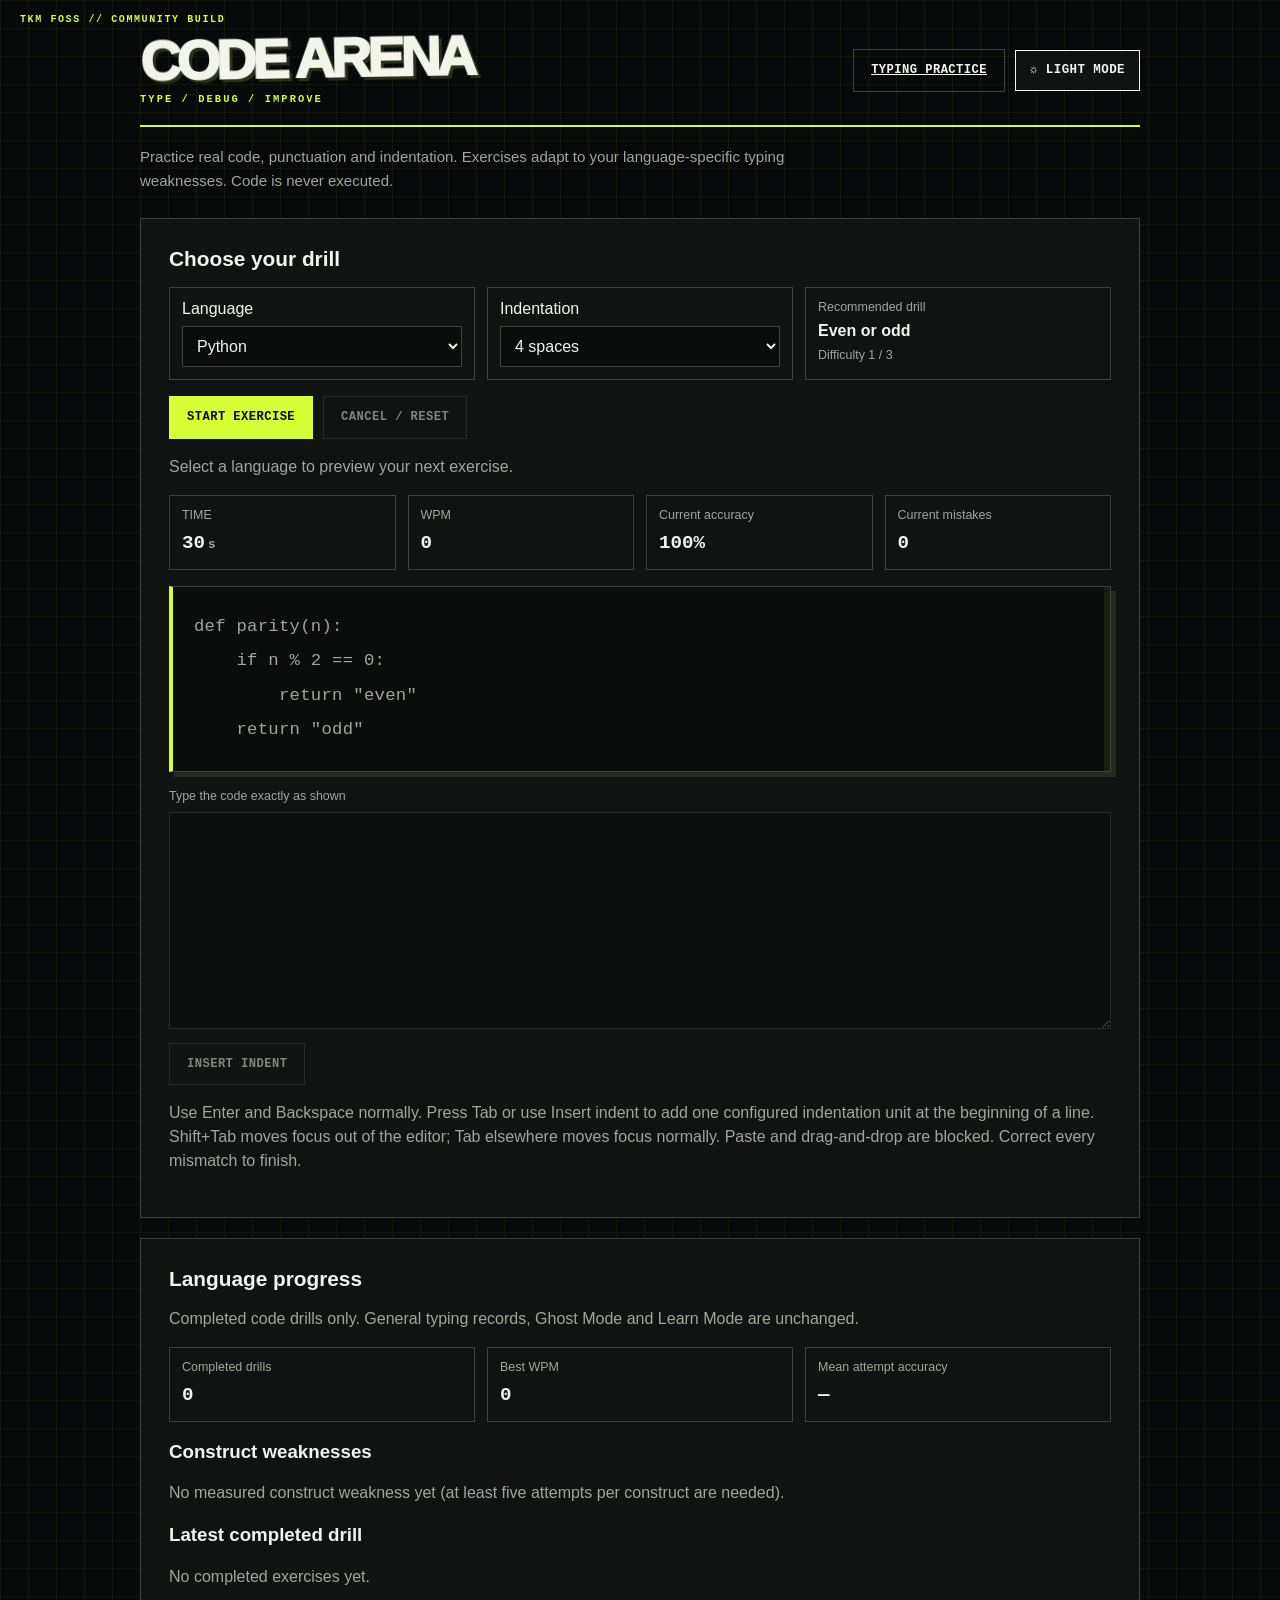
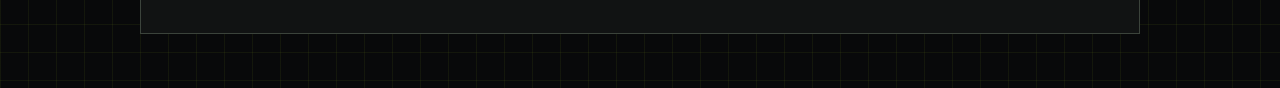
<file: code-arena.html>
<!DOCTYPE html>
<html lang="en">
<head>
  <meta charset="UTF-8">
  <meta name="viewport" content="width=device-width, initial-scale=1">
  <meta name="description" content="Practice programming syntax with adaptive code typing drills.">
  <title>Code Arena — BrokenKey</title>
  <link rel="stylesheet" href="style.css">
  <link rel="stylesheet" href="code-arena.css">
</head>
<body class="code-arena-page">
  <main class="container arena-container">
    <header class="topbar arena-topbar">
      <div class="brand"><div><h1>Code Arena</h1><p class="eyebrow">TYPE / DEBUG / IMPROVE</p></div></div>
      <div class="arena-actions"><a class="btn btn-secondary" href="index.html">Typing practice</a><button id="theme-btn" class="icon-btn" type="button">☼ <span>Light mode</span></button></div>
    </header>
    <p class="subtitle">Practice real code, punctuation and indentation. Exercises adapt to your language-specific typing weaknesses. Code is never executed.</p>
    <section class="arena-card" aria-labelledby="arena-heading">
      <h2 id="arena-heading">Choose your drill</h2>
      <div class="arena-settings">
        <label>Language<select id="arena-language"><option value="python">Python</option><option value="javascript">JavaScript</option><option value="c">C</option><option value="cpp">C++</option></select></label>
        <label>Indentation<select id="arena-indent"><option value="4">4 spaces</option><option value="2">2 spaces</option><option value="tab">Tabs</option></select></label>
        <div><span class="arena-label">Recommended drill</span><strong id="arena-exercise">—</strong><small id="arena-tier"></small></div>
      </div>
      <div class="arena-actions"><button id="arena-start" class="btn btn-primary" type="button">Start exercise</button><button id="arena-cancel" class="btn btn-secondary" type="button" disabled>Cancel / reset</button></div>
      <p id="arena-status" role="status">Select a language to preview your next exercise.</p>
      <div class="arena-stats" aria-label="Current typing metrics">
        <div><span>TIME</span><strong id="time">UNTIMED</strong></div>
        <div><span>WPM</span><strong id="wpm">0</strong></div>
        <div><span>Current accuracy</span><strong id="accuracy">100%</strong></div>
        <div><span>Current mistakes</span><strong id="mistakes">0</strong></div>
      </div>
      <div id="passage" class="passage arena-passage" aria-label="Code to type"></div>
      <label class="arena-label" for="typing-input">Type the code exactly as shown</label>
      <textarea id="typing-input" class="typing-input" rows="7" disabled spellcheck="false" autocorrect="off" autocapitalize="off" autocomplete="off" aria-describedby="arena-hint"></textarea>
      <div class="arena-actions"><button id="arena-indent-btn" class="btn btn-secondary" type="button" disabled>Insert indent</button></div>
      <p id="arena-hint">Use Enter and Backspace normally. Press Tab or use Insert indent to add one configured indentation unit at the beginning of a line. Shift+Tab moves focus out of the editor; Tab elsewhere moves focus normally. Paste and drag-and-drop are blocked. Correct every mismatch to finish.</p>
    </section>
    <section class="arena-card" aria-labelledby="arena-history-heading">
      <h2 id="arena-history-heading">Language progress</h2>
      <p>Completed code drills only. General typing records, Ghost Mode and Learn Mode are unchanged.</p>
      <div class="arena-stats" id="arena-history"></div>
      <h3>Construct weaknesses</h3>
      <p id="arena-weakness"></p>
      <ul id="arena-weak-list"></ul>
      <h3>Latest completed drill</h3>
      <p id="arena-latest">No completed exercises yet.</p>
      <p id="arena-storage-status" role="status"></p>
    </section>
  </main>
  <span id="best" class="sr-only">0</span><span id="status-label" class="sr-only">READY</span>
  <button id="start-btn" class="sr-only" tabindex="-1" aria-hidden="true" type="button">Start</button>
  <div id="result" class="sr-only hidden" role="status"></div>
  <script src="script.js"></script>
  <script type="module" src="code-arena.js"></script>
</body>
</html>
</file>
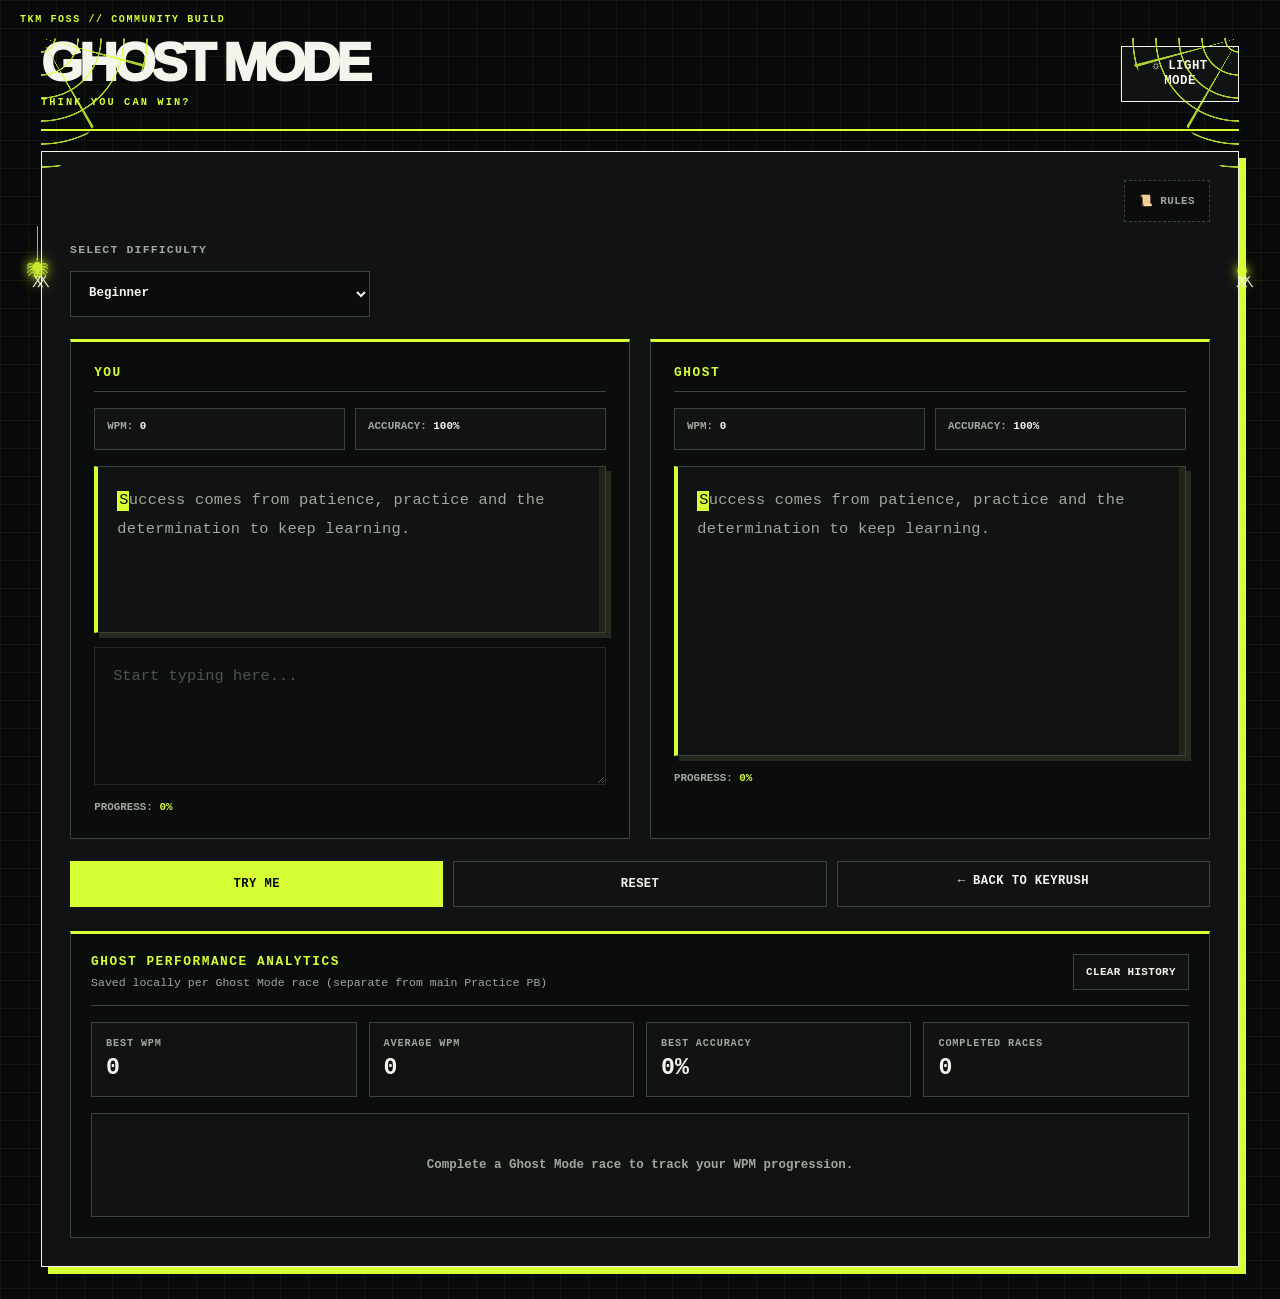
<file: ghost.html>
<!DOCTYPE html>
<html lang="en">
<head>
  <meta charset="UTF-8">
  <meta name="viewport" content="width=device-width, initial-scale=1.0">
  <meta name="theme-color" content="#08090a">
  <title>Ghost Mode — KeyRush</title>
  <link rel="stylesheet" href="style.css">
  <link rel="stylesheet" href="ghost.css">
</head>
<body class="ghost-page">
  <main class="container ghost-container">
    <!-- Decorative elements retained from the original Ghost Mode interface. -->
    <div class="spider-web web-top-left" aria-hidden="true"></div>
    <div class="spider-web web-top-right" aria-hidden="true"></div>

    <div class="hanging-spider spider-left" aria-hidden="true">
      <span class="spider-thread"></span>
      <span class="spider-body">🕷</span>
      <span class="spider-legs">╱╲╱╲</span>
    </div>

    <div class="hanging-spider spider-right" aria-hidden="true">
      <span class="spider-thread"></span>
      <span class="spider-body">●</span>
      <span class="spider-legs">╱╲╱╲</span>
    </div>

    <header class="topbar">
      <div class="brand-copy">
        <h1>Ghost Mode</h1>
        <p class="eyebrow">THINK YOU CAN WIN?</p>
      </div>

      <div class="race-timer" id="race-timer-container" hidden aria-label="Race time remaining">
        <span>TIME LEFT</span>
        <strong id="race-timer">30</strong>
        <span>SECONDS</span>
      </div>

      <button id="theme-btn" class="icon-btn" type="button" aria-label="Toggle light and dark mode">
        ☼ Light mode
      </button>
    </header>

    <section class="test-panel">
      <button id="rules-btn" type="button" class="rules-btn">📜 Rules</button>

      <h2>Select Difficulty</h2>
      <div class="difficulty-options">
        <label class="sr-only" for="difficulty">Select race difficulty</label>
        <select id="difficulty" aria-label="Select race difficulty">
          <option value="beginner">Beginner</option>
          <option value="intermediate">Intermediate</option>
          <option value="advanced">Advanced</option>
          <option value="personal-best">Personal Best</option>
        </select>
      </div>

      <div class="ghost-panels">
        <div class="typing-panel">
          <h2>YOU</h2>
          <div class="typing-stats">
            <span>WPM: <strong id="player-wpm">0</strong></span>
            <span>Accuracy: <strong id="player-accuracy">100%</strong></span>
          </div>

          <div id="player-passage" class="passage"></div>

          <label class="sr-only" for="player-input">Type the race passage here</label>
          <textarea
            id="player-input"
            class="typing-input"
            rows="4"
            placeholder="Start typing here..."
            disabled
            spellcheck="false"
            autocomplete="off"
            autocapitalize="off"
          ></textarea>

          <p>Progress: <span id="player-progress">0%</span></p>
        </div>

        <div class="typing-panel">
          <h2>GHOST</h2>
          <div class="typing-stats">
            <span>WPM: <strong id="ghost-wpm">0</strong></span>
            <span>Accuracy: <strong id="ghost-accuracy">100%</strong></span>
          </div>

          <div id="ghost-passage" class="passage"></div>
          <p>Progress: <span id="ghost-progress">0%</span></p>
        </div>
      </div>

      <div class="controls">
        <button id="start-ghost-btn" class="btn btn-primary" type="button">TRY ME</button>
        <button id="reset-ghost-btn" class="btn btn-secondary" type="button">Reset</button>
        <a href="index.html" class="btn btn-secondary">← Back to KeyRush</a>
      </div>

      <div id="ghost-message" class="result hidden" role="status" aria-live="polite"></div>

      <div id="race-results" class="race-results hidden" aria-live="polite">
        <h2 id="winner-heading">Race Results</h2>
        <div class="result-comparison">
          <div>
            <h3>YOU</h3>
            <p>WPM: <strong id="player-final-wpm">0</strong></p>
            <p>Accuracy: <strong id="player-final-accuracy">0%</strong></p>
            <p>Score: <strong id="player-final-score">0</strong></p>
          </div>
          <div>
            <h3>GHOST</h3>
            <p>WPM: <strong id="ghost-final-wpm">0</strong></p>
            <p>Accuracy: <strong id="ghost-final-accuracy">0%</strong></p>
            <p>Score: <strong id="ghost-final-score">0</strong></p>
          </div>
        </div>
        <p id="completion-status"></p>
        <p id="time-difference"></p>
      </div>

      <section id="ghost-analytics" class="ghost-analytics" aria-labelledby="ghost-analytics-heading">
        <div class="ghost-analytics-header">
          <div>
            <h2 id="ghost-analytics-heading">Ghost Performance Analytics</h2>
            <p class="ghost-analytics-subtitle">Saved locally per Ghost Mode race (separate from main Practice PB)</p>
          </div>
          <div class="ghost-analytics-actions">
            <span id="ghost-new-pb-badge" class="ghost-pb-badge hidden">NEW GHOST PB</span>
            <button id="clear-ghost-analytics-btn" class="btn btn-secondary ghost-clear-btn" type="button">Clear History</button>
          </div>
        </div>

        <div class="ghost-stats-grid">
          <div class="ghost-stat-card">
            <span class="ghost-stat-label">Best WPM</span>
            <strong id="ghost-stat-best-wpm" class="ghost-stat-value">0</strong>
          </div>
          <div class="ghost-stat-card">
            <span class="ghost-stat-label">Average WPM</span>
            <strong id="ghost-stat-avg-wpm" class="ghost-stat-value">0</strong>
          </div>
          <div class="ghost-stat-card">
            <span class="ghost-stat-label">Best Accuracy</span>
            <strong id="ghost-stat-best-accuracy" class="ghost-stat-value">0%</strong>
          </div>
          <div class="ghost-stat-card">
            <span class="ghost-stat-label">Completed Races</span>
            <strong id="ghost-stat-total-races" class="ghost-stat-value">0</strong>
          </div>
        </div>

        <div class="ghost-chart-wrap">
          <p id="ghost-chart-empty" class="ghost-chart-empty">Complete a Ghost Mode race to track your WPM progression.</p>
          <canvas id="ghost-wpm-chart" width="820" height="220" aria-label="Ghost Mode recent races WPM graph" hidden></canvas>
        </div>
      </section>

      <div id="rules-modal" class="rules-modal" hidden>
        <div class="rules-modal-content" role="dialog" aria-modal="true" aria-labelledby="rules-title">
          <h2 id="rules-title">👻 Ghost Mode Rules</h2>
          <div class="rules-content">
            <div class="rule-group">
              <h3>🏆 How to Win</h3>
              <ul>
                <li>If only one participant finishes, they win.</li>
                <li>If both finish, the higher score wins.</li>
                <li>If neither finishes, the higher score wins.</li>
                <li>Equal scores result in a draw.</li>
              </ul>
            </div>
            <div class="rule-group">
              <h3>⏱️ Race Rules</h3>
              <ul>
                <li>Each race lasts 30 seconds.</li>
                <li>Both participants receive the same passage.</li>
                <li>If one finishes early, the other can continue typing.</li>
                <li>The race ends when both finish or time runs out.</li>
              </ul>
            </div>
          </div>
          <button id="close-rules-btn" type="button">← Back</button>
        </div>
      </div>
    </section>
  </main>

  <script src="ghost-analytics.js" defer></script>
  <script src="ghost.js" defer></script>
</body>
</html>
</file>
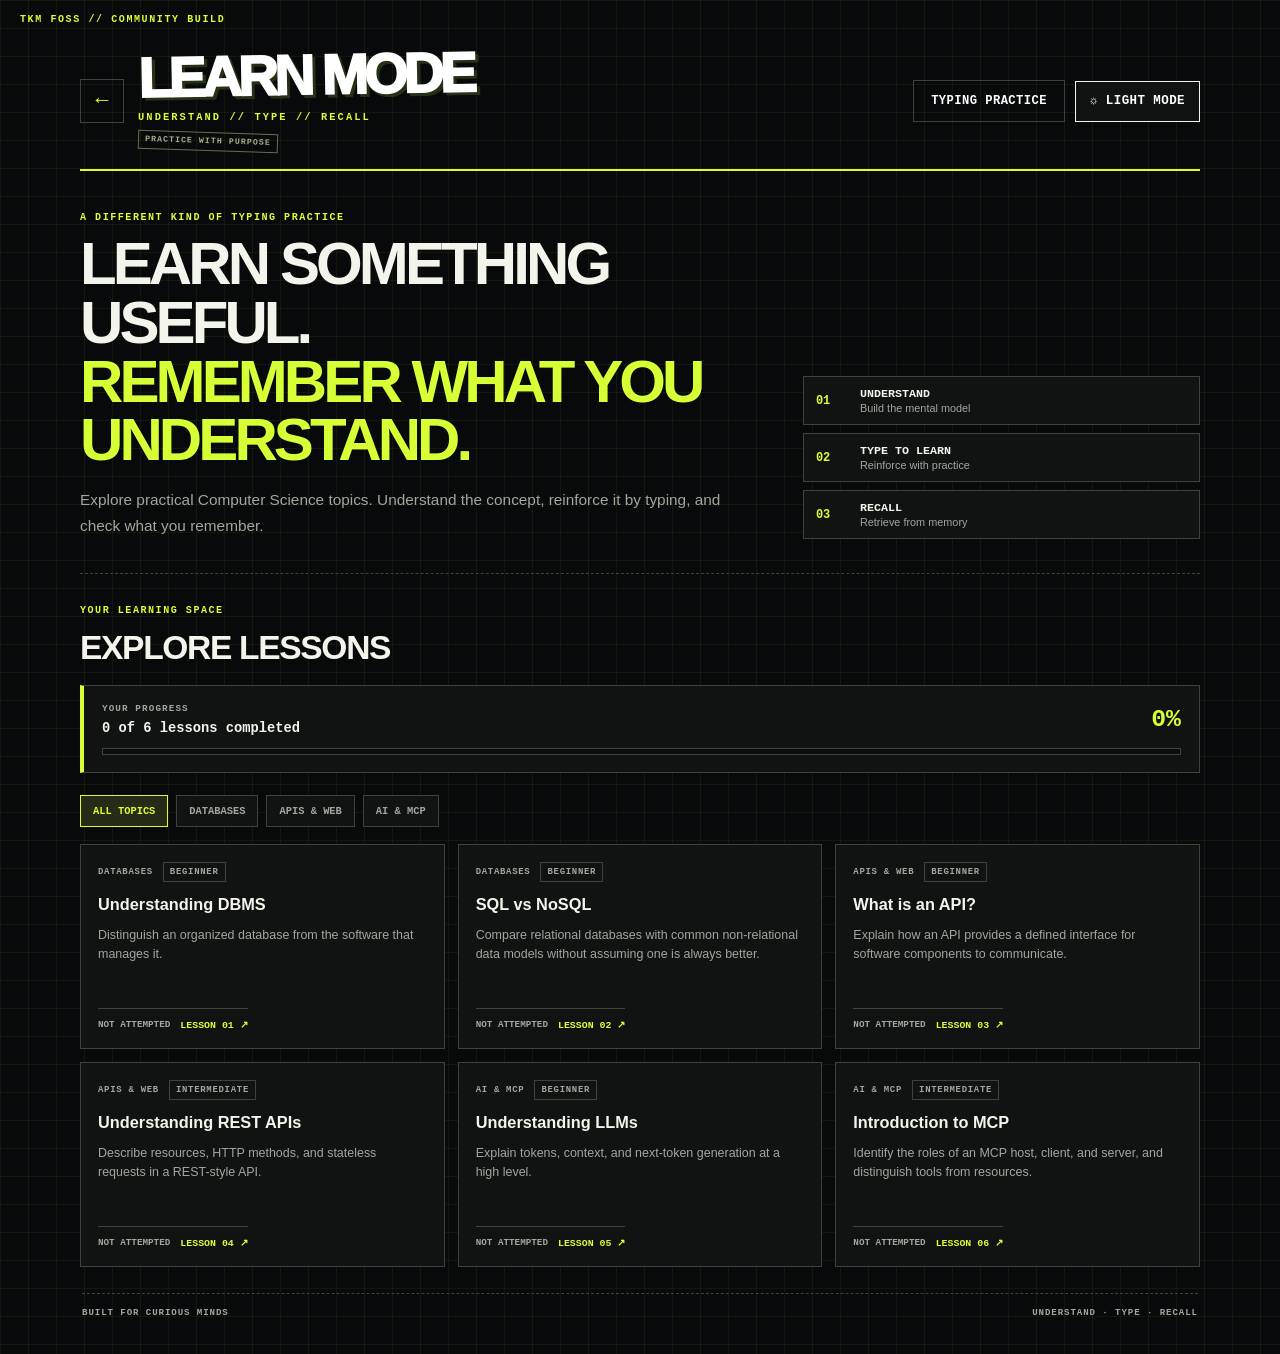
<file: learn.html>
<!DOCTYPE html>
<html lang="en">
<head>
  <meta charset="UTF-8" />
  <meta name="viewport" content="width=device-width, initial-scale=1.0" />
  <meta name="description" content="Learn practical Computer Science concepts through focused explanations, typing practice, and recall challenges." />
  <meta name="theme-color" content="#08090a" />
  <title>Learn Mode — BrokenKey</title>
  <link rel="stylesheet" href="style.css" />
  <link rel="stylesheet" href="learn-mode.css" />
</head>
<body class="learn-page" data-learn-app>
  <main class="container learn-container">
    <header class="topbar learn-topbar">
      <div class="brand">
        <a class="learn-back-home" href="index.html" aria-label="Back to typing practice">←</a>
        <div class="brand-copy">
          <h1>Learn Mode</h1>
          <p class="eyebrow">UNDERSTAND // TYPE // RECALL</p>
          <span class="brand-stamp">PRACTICE WITH PURPOSE</span>
        </div>
      </div>
      <div class="learn-header-actions">
        <a class="btn btn-secondary learn-home-link" href="index.html">Typing practice</a>
        <button id="theme-btn" class="icon-btn" type="button" aria-label="Toggle light and dark mode">☼ <span>Light mode</span></button>
      </div>
    </header>

    <section class="learn-intro" aria-labelledby="learn-page-title">
      <div>
        <p class="learn-kicker">A DIFFERENT KIND OF TYPING PRACTICE</p>
        <h2 id="learn-page-title">Learn something useful.<br /><span>Remember what you understand.</span></h2>
        <p class="learn-intro-copy">Explore practical Computer Science topics. Understand the concept, reinforce it by typing, and check what you remember.</p>
      </div>
      <div class="learn-method" aria-label="Three-stage learning workflow">
        <div><span>01</span><strong>Understand</strong><small>Build the mental model</small></div>
        <div><span>02</span><strong>Type to Learn</strong><small>Reinforce with practice</small></div>
        <div><span>03</span><strong>Recall</strong><small>Retrieve from memory</small></div>
      </div>
    </section>

    <section id="learn-catalog" class="learn-catalog" aria-labelledby="learn-catalog-title">
      <div class="learn-section-heading">
        <div><p class="learn-kicker">YOUR LEARNING SPACE</p><h2 id="learn-catalog-title">Explore lessons</h2></div>
        <button id="learn-resume-button" class="btn btn-secondary" type="button" hidden>Resume last lesson ↗</button>
      </div>

      <section class="learn-progress-card" aria-label="Overall learning progress">
        <div class="learn-progress-copy"><span class="learn-card-label">YOUR PROGRESS</span><strong id="learn-progress-label">0 of 6 lessons completed</strong></div>
        <strong id="learn-progress-value" class="learn-progress-number">0%</strong>
        <div class="learn-progress-track" role="progressbar" aria-label="Completed lessons" aria-valuemin="0" aria-valuemax="100" aria-valuenow="0" id="learn-progress-bar"><span id="learn-progress-fill"></span></div>
      </section>

      <div id="learn-category-filters" class="learn-category-filters" aria-label="Filter lessons by category"></div>
      <div id="learn-lessons-grid" class="learn-lessons-grid" aria-live="polite"></div>
      <p id="learn-empty-state" class="learn-empty-state" hidden>No lessons are available in this category.</p>
    </section>

    <section id="learn-lesson-view" class="learn-lesson-view" hidden aria-labelledby="learn-lesson-title">
      <div class="learn-lesson-toolbar">
        <button id="learn-back-to-catalog" class="learn-text-button" type="button">← All lessons</button>
        <span id="learn-lesson-position" class="learn-lesson-position"></span>
      </div>

      <div class="learn-lesson-heading">
        <div class="learn-lesson-meta"><span id="learn-lesson-category"></span><span id="learn-lesson-difficulty"></span></div>
        <h2 id="learn-lesson-title"></h2>
        <p id="learn-lesson-objective" class="learn-objective"></p>
      </div>

      <nav class="learn-stepper" aria-label="Lesson stages">
        <span class="learn-step active" data-step-indicator="understand" aria-current="step"><span>01</span> Understand</span>
        <span class="learn-step-line" aria-hidden="true"></span>
        <span class="learn-step" data-step-indicator="type"><span>02</span> Type to Learn</span>
        <span class="learn-step-line" aria-hidden="true"></span>
        <span class="learn-step" data-step-indicator="recall"><span>03</span> Recall</span>
      </nav>

      <section id="learn-understand-panel" class="learn-stage-panel" aria-labelledby="learn-understand-title">
        <div class="learn-stage-heading"><p class="learn-kicker">STAGE 01 / BUILD YOUR UNDERSTANDING</p><h3 id="learn-understand-title">Understand the concept</h3></div>
        <div id="learn-explanation" class="learn-explanation"></div>
        <article class="learn-example-card"><span class="learn-card-label">PUT IT INTO CONTEXT</span><h4 id="learn-example-title"></h4><p id="learn-example-copy"></p></article>
        <div class="learn-references"><span class="learn-card-label">FURTHER READING</span><ul id="learn-references-list"></ul></div>
        <div class="learn-stage-actions"><span class="learn-stage-hint">Take a moment to understand the idea before moving on.</span><button id="learn-start-typing" class="btn btn-primary" type="button">I understand — start typing ↗</button></div>
      </section>

      <section id="learn-type-panel" class="learn-stage-panel" hidden aria-labelledby="learn-type-title">
        <div class="learn-stage-heading"><p class="learn-kicker">STAGE 02 / REINFORCE THE CONCEPT</p><h3 id="learn-type-title">Type to learn</h3><p class="learn-stage-description">This passage is untimed. Focus on accuracy and meaning, not speed. Backspace is enabled so you can correct mistakes.</p></div>
        <div class="learn-typing-stats" aria-live="polite">
          <div><span>TIME</span><strong id="time">UNTIMED</strong></div>
          <div><span>WPM</span><strong id="wpm">0</strong></div>
          <div><span>ACCURACY</span><strong id="accuracy">100%</strong></div>
          <div><span>MISTAKES</span><strong id="mistakes">0</strong></div>
        </div>
        <div id="passage" class="passage learn-typing-passage" aria-label="Lesson passage to type"></div>
        <label class="sr-only" for="typing-input">Type the lesson passage here</label>
        <textarea id="typing-input" class="typing-input learn-typing-input" rows="4" placeholder="Click Start typing, then type the passage here…" disabled spellcheck="false" autocapitalize="off" autocomplete="off"></textarea>
        <p class="learn-input-hint"><span>BACKSPACE TO CORRECT</span><span>NO TIMER · NO PERSONAL BEST IMPACT</span></p>
        <p id="learn-typing-status" class="learn-typing-status" role="status">Your typing session is ready.</p>
        <div class="learn-stage-actions">
          <button id="learn-back-to-understand" class="btn btn-secondary" type="button">← Review explanation</button>
          <button id="learn-retry-typing" class="btn btn-secondary" type="button">↻ Retry passage</button>
        </div>
      </section>

      <section id="learn-recall-panel" class="learn-stage-panel" hidden aria-labelledby="learn-recall-title">
        <div class="learn-stage-heading"><p class="learn-kicker">STAGE 03 / RETRIEVE FROM MEMORY</p><h3 id="learn-recall-title">Recall what you learned</h3><p class="learn-stage-description">The explanation is hidden now. Answer in your own words. You do not need to match the reference answer exactly.</p></div>
        <div class="learn-question-card"><span class="learn-card-label">YOUR RECALL QUESTION</span><h4 id="learn-recall-question"></h4></div>
        <label class="learn-answer-label" for="learn-answer-input">Your answer</label>
        <textarea id="learn-answer-input" class="learn-answer-input" rows="5" placeholder="Explain the concept in your own words…"></textarea>
        <button id="learn-submit-answer" class="btn btn-primary" type="button">Show reference answer</button>
        <article id="learn-answer-review" class="learn-answer-review" hidden aria-live="polite">
          <span class="learn-card-label">REFERENCE ANSWER</span>
          <p id="learn-expected-answer"></p>
          <p class="learn-self-assessment">Compare the key ideas with your answer. This is a self-assessment, not an automated grade.</p>
          <div class="learn-rating-actions"><button id="learn-remembered" class="btn btn-primary" type="button">I remembered it</button><button id="learn-review-again" class="btn btn-secondary" type="button">Review again</button></div>
        </article>
      </section>

      <section id="learn-complete-panel" class="learn-stage-panel learn-complete-panel" hidden aria-labelledby="learn-complete-title">
        <span class="learn-complete-mark" aria-hidden="true">✓</span>
        <p class="learn-kicker">LESSON COMPLETED</p>
        <h3 id="learn-complete-title">Knowledge reinforced.</h3>
        <p id="learn-complete-copy"></p>
        <div class="learn-complete-stats"><div><span>BEST ACCURACY</span><strong id="learn-complete-accuracy">—</strong></div><div><span>LESSONS COMPLETED</span><strong id="learn-complete-count">0 / 6</strong></div></div>
        <div class="learn-stage-actions"><button id="learn-finish-back" class="btn btn-secondary" type="button">All lessons</button><button id="learn-next-lesson" class="btn btn-primary" type="button">Next lesson ↗</button></div>
      </section>
    </section>

    <footer class="learn-footer"><span>BUILT FOR CURIOUS MINDS</span><span>UNDERSTAND · TYPE · RECALL</span></footer>
  </main>

  <!-- Minimal compatibility controls required by the shared typing engine. -->
  <span id="best" class="sr-only">0</span>
  <span id="status-label" class="sr-only">READY</span>
  <button id="start-btn" class="sr-only" type="button" tabindex="-1" aria-hidden="true">Start</button>
  <div id="result" class="hidden sr-only" role="status"></div>

  <script src="script.js"></script>
  <script type="module" src="learn-mode.js"></script>
</body>
</html>
</file>
<file: style.css>
/* KEYRUSH / CYBER-BRUTALIST SKIN
   High contrast, exposed structure, hard edges and acid-lime signal colour.
   Intentional challenge defects remain seeded in the application logic/styles. */
:root{color-scheme:dark;--page:#08090a;--panel:#111313;--panel2:#0b0d0c;--text:#f3f5ec;--muted:#a0a79c;--border:#3b433b;--accent:#d6ff35;--accent-ink:#090b06;--correct:#d6ff35;--wrong:#ff5a72;--shadow:7px 7px 0 #d6ff35;--grid:rgba(214,255,53,.055)}
*{box-sizing:border-box}html{background:var(--page)}body{margin:0;min-height:100vh;background-color:var(--page);background-image:linear-gradient(var(--grid) 1px,transparent 1px),linear-gradient(90deg,var(--grid) 1px,transparent 1px);background-size:28px 28px;color:var(--heading);font-family:Arial,Helvetica,sans-serif;display:flex;align-items:center;justify-content:center;padding:34px 20px}body:before{content:"TKM FOSS // COMMUNITY BUILD";position:fixed;top:14px;left:20px;color:var(--accent);font:700 10px/1.2 ui-monospace,SFMono-Regular,Consolas,monospace;letter-spacing:.16em}.container{width:100%;max-width:1000px}.topbar{display:flex;align-items:center;justify-content:space-between;gap:18px;margin-bottom:12px;border-bottom:2px solid var(--accent);padding:0 0 18px}.brand{display:flex;align-items:center;gap:15px}.brand-icon{display:grid;place-items:center;width:54px;height:54px;background:var(--accent);color:var(--accent-ink);border:2px solid var(--accent);font-size:2.2rem;font-weight:900;line-height:1}.brand h1{font-size:clamp(2rem,5vw,3.5rem);line-height:.9;letter-spacing:-.075em;text-transform:uppercase;margin:0;font-weight:950}.eyebrow{font:800 .65rem/1.4 ui-monospace,SFMono-Regular,Consolas,monospace;letter-spacing:.2em;color:var(--accent);margin:8px 0 0;text-transform:uppercase}.icon-btn,.ghost-btn,.time-btn,.btn{font:700 .78rem/1.2 ui-monospace,SFMono-Regular,Consolas,monospace;text-transform:uppercase;letter-spacing:.035em;cursor:pointer;transition:background .12s,color .12s,transform .12s}.icon-btn{border:1px solid var(--text);background:var(--panel);color:var(--heading);padding:12px 14px}.icon-btn:hover,.btn:hover,.ghost-btn:hover,.time-btn:hover{transform:translate(-2px,-2px);box-shadow:3px 3px 0 var(--accent)}.subtitle{color:var(--muted);font-size:.94rem;line-height:1.6;margin:18px 0 25px;max-width:720px}.stats{display:grid;grid-template-columns:repeat(5,minmax(0,1fr));gap:0;margin-bottom:22px;border:1px solid var(--border)}.stat{background:var(--panel);border-right:1px solid var(--border);padding:15px 13px;min-width:0}.stat:last-child{border-right:0}.stat-label{display:block;color:var(--muted);font:700 .61rem/1.4 ui-monospace,SFMono-Regular,Consolas,monospace;text-transform:uppercase;letter-spacing:.08em;margin-bottom:12px}.stat-value{font-size:clamp(1.4rem,3vw,2.15rem);font-weight:900;letter-spacing:-.06em;font-variant-numeric:tabular-nums}.stat:first-child{background:var(--accent);color:var(--accent-ink)}.stat:first-child .stat-label,.stat:first-child .unit{color:#333b18}.unit{font-size:.72rem;margin-left:3px;color:var(--muted)}.test-panel{background:var(--panel);border:1px solid var(--text);padding:22px;box-shadow:var(--shadow)}.panel-heading,.toolbar,.input-hint{display:flex;justify-content:space-between;align-items:center;gap:12px}.panel-heading{font:800 .67rem/1.4 ui-monospace,SFMono-Regular,Consolas,monospace;letter-spacing:.1em;color:var(--muted);text-transform:uppercase}.live-dot{display:inline-block;width:8px;height:8px;background:var(--accent);margin-right:9px;outline:2px solid #d6ff3533;outline-offset:3px}.tiny-label{font-size:.59rem}.toolbar{margin:19px 0 16px;flex-wrap:wrap}.timer-options{display:flex;gap:0}.time-btn{border:1px solid var(--border);border-right:0;background:var(--panel2);color:var(--muted);padding:11px 14px}.time-btn:last-child{border-right:1px solid var(--border)}.time-btn.active{background:var(--accent);color:var(--accent-ink);border-color:var(--accent);font-weight:900}.feature-buttons{display:flex;gap:15px 7px;flex-wrap:wrap;align-items:flex-start;justify-content:flex-end;margin-left:19px;max-width:570px;transform:translateY(7px)}.feature-btn{font:700 .72rem/1.2 ui-monospace,SFMono-Regular,Consolas,monospace;text-transform:uppercase;letter-spacing:.025em;cursor:pointer;background:var(--panel2);border:1px dashed var(--border);color:var(--sub);padding:11px 12px;margin-top:5px}.feature-btn:nth-child(2){margin-top:19px;margin-right:13px}.feature-btn:nth-child(3){margin-top:-3px}.feature-btn:hover{border-color:var(--accent);color:var(--accent);transform:translate(-1px,-1px)}.ghost-btn{background:transparent;border:1px solid #b99aff;color:#d0b9ff;padding:11px 13px}.soon{font-size:.53rem;letter-spacing:.1em;border:1px solid #b99aff;padding:3px 5px;margin-left:5px}.passage{min-height:155px;background:var(--panel2);border:1px solid var(--border);border-left:4px solid var(--accent);padding:23px 21px;font:1.08rem/2 ui-monospace,SFMono-Regular,Consolas,monospace;letter-spacing:.015em;white-space:pre-wrap;overflow-wrap:anywhere;color:var(--muted);user-select:none}.char.current{background:var(--accent);border-bottom:2px solid var(--accent);color:var(--accent-ink)}.char.correct{color:var(--correct)}.char.wrong{color:var(--wrong);background:#ff5a7220;text-decoration:underline;text-decoration-thickness:2px;text-underline-offset:4px}.typing-input{display:block;width:100%;margin-top:14px;resize:vertical;min-height:94px;border:1px solid var(--border);border-radius:0;background:var(--psg2);color:var(--text);font:1rem/1.65 ui-monospace,SFMono-Regular,Consolas,monospace;padding:15px 16px;outline:none}.typing-input::placeholder{color:#858d81}.typing-input:focus{border-color:var(--accent);box-shadow:inset 4px 0 0 var(--accent)}.typing-input:disabled{opacity:.55}.input-hint{color:var(--muted);font: .66rem/1.5 ui-monospace,SFMono-Regular,Consolas,monospace;text-transform:uppercase;margin:10px 2px 19px}kbd{font:inherit;border:1px solid var(--muted);padding:3px 6px;color:var(--std)}.controls{display:flex;gap:10px;flex-wrap:wrap}.btn{border:1px solid var(--text);padding:13px 17px;font-size:.76rem;font-weight:900}.btn-primary{background:var(--accent);color:var(--accent-ink);border-color:var(--accent)}.btn-secondary{background:transparent;color:var(--dgreen);border-color:var(--border)}.btn:disabled{opacity:.5;cursor:not-allowed;transform:none;box-shadow:none}.result{margin:0 0 16px;padding:14px;border:1px solid var(--accent);background:#d6ff3510;text-align:left;color:var(--accent);font:800 .82rem/1.5 ui-monospace,SFMono-Regular,Consolas,monospace;text-transform:uppercase}.hidden{display:none}footer{display:flex;justify-content:space-between;gap:10px;color:#858d81;font:700 .61rem/1.5 ui-monospace,SFMono-Regular,Consolas,monospace;letter-spacing:.06em;text-transform:uppercase;margin:22px 2px 0}.sr-only{position:absolute;width:1px;height:1px;padding:0;margin:-1px;overflow:hidden;clip:rect(0,0,0,0);white-space:nowrap;border:0}
/* Intentional challenge: light mode switches surfaces but leaves text tokens inconsistent. */
body.light-mode{--page:#f0f2e9;--panel:#fff;--panel2:#e7eadf;--dgreen:#547600;--std:#2c352e;--heading:#54c8287d;--psg2:#ff5a720d;--sub:#b99aff;--border:#bfc6b5;--muted:#65705e;--accent:#547600;--accent-ink:#fff;--correct:#167b50;--wrong:#c62f48;background-color:var(--page);background-image:linear-gradient(rgba(40,60,10,.06) 1px,transparent 1px),linear-gradient(90deg,rgba(40,60,10,.06) 1px,transparent 1px)}body.light-mode .passage,body.light-mode .typing-input{color:#2c352e}body.light-mode .stat-value{color:#d6ff35}
@media(max-width:680px){body{padding:34px 12px 18px;align-items:flex-start}body:before{font-size:8px;left:12px;top:10px}.topbar{align-items:flex-start}.brand-icon{width:43px;height:43px;font-size:1.8rem}.brand h1{font-size:2.25rem}.icon-btn{max-width:118px;padding:10px;font-size:.65rem}.stats{grid-template-columns:repeat(3,minmax(0,1fr))}.stat{border-bottom:1px solid var(--border);padding:12px 9px}.stat:nth-child(3){border-right:0}.stat:nth-child(4),.stat:nth-child(5){border-bottom:0}.stat-value{font-size:1.5rem}.test-panel{padding:14px;box-shadow:4px 4px 0 var(--accent)}.passage{padding:15px;font-size:.96rem}.tiny-label{display:none}.toolbar{align-items:flex-start}.timer-options{max-width:100%}.time-btn{padding:10px}.ghost-btn{padding:10px 8px;font-size:.65rem}.feature-btn{padding:10px 8px;font-size:.61rem}.feature-buttons{width:100%}.input-hint{align-items:flex-start}.controls .btn{flex:1}footer{flex-direction:column}}
.error-page{text-align:left;max-width:680px;margin:auto;padding:clamp(25px,6vw,56px)}.error-mark{font-size:3.3rem;color:var(--accent);margin-bottom:10px}.error-page h1{font-size:clamp(2rem,6vw,3.8rem);line-height:.95;letter-spacing:-.06em;text-transform:uppercase;margin:14px 0}.error-page .subtitle{margin:12px 0 20px}.error-code{display:inline-block;border:1px solid var(--wrong);padding:9px 12px;color:var(--wrong);font:800 .72rem ui-monospace,SFMono-Regular,Consolas,monospace;letter-spacing:.08em}.error-copy{color:var(--muted);line-height:1.7;margin:22px 0 28px;max-width:420px}.back-link{display:inline-block;text-decoration:none}

/* Extra deliberate visual noise for the community challenge build. */
.brand{gap:17px;align-items:center}.brand-copy{position:relative}.brand h1{ text-shadow:3px 3px 0 #263016; transform:rotate(-1deg); }.brand-stamp{display:inline-block;margin-top:8px;padding:3px 6px;border:1px solid #667052;color:#a4ad8b;font:700 .52rem/1.3 ui-monospace,monospace;letter-spacing:.12em;transform:rotate(1.8deg)}
.wasd-mark{position:relative;display:grid;grid-template-columns:repeat(3,29px);grid-template-rows:repeat(2,29px);gap:4px;padding:7px 8px 21px;background:#071e22;border:2px solid #39cdb2;box-shadow:5px 5px 0 #d6ff35;transform:rotate(-2deg);flex-shrink:0}
.wasd-key{position:relative;border:2px solid #49cdb8;border-radius:5px;background:#e9fff8;color:#073d40;font:900 1rem/1 ui-monospace,monospace;box-shadow:inset -3px -3px 0 #9acdc3,3px 3px 0 #020a0b;width:29px;height:29px;padding:0;cursor:pointer;transition:transform .14s ease,box-shadow .14s ease,background .14s ease}
.key-w{grid-column:2;grid-row:1}.key-a{grid-column:1;grid-row:2}.key-s{grid-column:2;grid-row:2}.key-d{grid-column:3;grid-row:2}
.wasd-key:hover,.wasd-key:focus-visible,.wasd-key.key-active{z-index:2;transform:translateY(-6px) scale(1.12) rotate(3deg);background:#d6ff35;box-shadow:inset -3px -3px 0 #b3d22d,4px 8px 0 #000;outline:2px solid #d6ff35;outline-offset:2px}
.wasd-tip{position:absolute;bottom:4px;left:3px;right:3px;white-space:nowrap;text-align:center;color:#d6ff35;font:700 .43rem/1 ui-monospace,monospace;letter-spacing:.02em}
.ticker{display:flex;gap:23px;overflow:hidden;white-space:nowrap;margin:0 0 13px;padding:7px 10px;background:#d6ff35;color:#090b06;border:1px solid #090b06;box-shadow:4px 4px 0 #56651d;font:900 .58rem/1.2 ui-monospace,monospace;letter-spacing:.1em;transform:rotate(.35deg)}
.ticker span:nth-child(2){transform:translateY(3px)}.ticker span:nth-child(3){transform:translateY(-2px)}.ticker span:nth-child(4){opacity:.65}
.chaos-strip{display:flex;align-items:center;justify-content:space-between;gap:10px;margin:-7px 0 23px;padding:0 2px;min-height:24px}
.warning-sticker{display:inline-block;background:#ff5a72;color:#19050a;padding:5px 7px;font:900 .56rem/1 ui-monospace,monospace;letter-spacing:.06em;transform:rotate(-2deg);box-shadow:3px 3px 0 #62202b}
.serial{border-bottom:2px dashed var(--accent);color:var(--muted);font:700 .58rem ui-monospace,monospace;transform:rotate(1.5deg)}
.micro-copy{font:700 .52rem ui-monospace,monospace;letter-spacing:.05em;color:#7f8975}
.panel-heading{position:relative}.panel-code{color:var(--wrong);font-size:.56rem;transform:rotate(-2deg);border:1px solid #ff5a7266;padding:4px 5px;margin-left:auto}
.test-panel{position:relative}.test-panel:after{content:"BETA";position:absolute;right:-9px;top:34%;padding:6px 10px;background:#b99aff;color:#160d2b;font:900 .65rem ui-monospace,monospace;transform:rotate(90deg) translateX(50%);transform-origin:right top;letter-spacing:.14em;box-shadow:3px 3px 0 #44365f;pointer-events:none}
.feature-buttons{column-gap:11px;row-gap:16px}.feature-btn:nth-child(1){transform:rotate(-1deg) translateY(2px)}.feature-btn:nth-child(2){transform:rotate(1.5deg) translateY(6px)}.feature-btn:nth-child(3){transform:rotate(-1deg) translateY(-3px)}
.passage{position:relative;box-shadow:inset -6px 0 0 #d6ff3512,5px 5px 0 #252a1f}
.input-warning{color:var(--wrong);font-weight:900;transform:rotate(-1deg)}
.bottom-chaos{display:flex;justify-content:space-between;align-items:center;gap:10px;margin:18px 0 0;padding:8px 10px;border-top:1px dashed var(--border);border-bottom:1px dashed var(--border);color:#777f70;font:700 .52rem ui-monospace,monospace;letter-spacing:.08em}
.tiny-sticker{color:#08090a;background:#ff5a72;padding:5px 7px;transform:rotate(2deg)}
footer{align-items:center}.foss-credit{display:flex;align-items:center;gap:10px}.foss-credit img{width:38px;height:38px;object-fit:contain;image-rendering:auto;border:1px solid #343b30;border-radius:50%;background:#000;box-shadow:3px 3px 0 #d6ff35}.foss-credit small{display:block;margin-top:3px;color:var(--accent);font-size:.5rem;letter-spacing:.1em}
@media(max-width:680px){.brand{gap:10px}.wasd-mark{transform:scale(.86) rotate(-2deg);transform-origin:left center;margin-right:-9px}.brand-stamp{font-size:.45rem}.ticker{gap:13px;font-size:.5rem}.chaos-strip{flex-wrap:wrap;justify-content:flex-start;gap:8px}.micro-copy{display:none}.panel-code{display:none}.test-panel:after{right:-5px;top:27%;font-size:.52rem}.input-hint{flex-wrap:wrap}.bottom-chaos{flex-wrap:wrap;line-height:1.6}.foss-credit img{width:32px;height:32px}footer{align-items:flex-start}}
@media(prefers-reduced-motion:reduce){.wasd-key{transition:none}}

/* ===== Merged from BrokenKey-main: live WPM graph + per-key error heatmap ===== */
/* Analytics Section (Graph & Heatmap) */
.analytics-section {
  display: flex;
  flex-direction: column;
  gap: 22px;
  margin-bottom: 24px;
}

.analytics-card {
  background: var(--panel);
  border: 1px solid var(--border);
  padding: 20px;
}

.card-header {
  display: flex;
  justify-content: space-between;
  align-items: center;
  flex-wrap: wrap;
  gap: 10px;
  margin-bottom: 16px;
  padding-bottom: 12px;
  border-bottom: 1px solid var(--border);
}

.card-title-group {
  display: flex;
  align-items: center;
  gap: 12px;
}

.card-title-group h3 {
  margin: 0;
  font: 800 0.88rem/1.2 ui-monospace, SFMono-Regular, Consolas, monospace;
  text-transform: uppercase;
  letter-spacing: 0.06em;
  color: var(--dgreen);
}

.badge {
  font: 800 0.58rem/1 ui-monospace, SFMono-Regular, Consolas, monospace;
  padding: 3px 6px;
  letter-spacing: 0.08em;
  text-transform: uppercase;
}

.live-badge {
  background: var(--accent);
  color: var(--accent-ink);
}

.accuracy-badge {
  background: transparent;
  border: 1px solid var(--accent);
  color: var(--accent);
}

.card-subtitle {
  font: 600 0.68rem/1.2 ui-monospace, SFMono-Regular, Consolas, monospace;
  color: var(--muted);
}

/* WPM Graph */
.chart-wrapper {
  position: relative;
  width: 100%;
  background: var(--panel2);
  border: 1px solid var(--border);
  padding: 12px 10px;
  overflow-x: auto;
}

#wpm-chart {
  display: block;
  width: 100%;
  height: auto;
  max-height: 200px;
}

/* Keyboard Heatmap */
.heatmap-legend {
  display: flex;
  align-items: center;
  gap: 12px;
  flex-wrap: wrap;
}

.legend-item {
  display: flex;
  align-items: center;
  gap: 6px;
  font: 700 0.6rem/1 ui-monospace, SFMono-Regular, Consolas, monospace;
  color: var(--muted);
  text-transform: uppercase;
}

.legend-swatch {
  display: inline-block;
  width: 10px;
  height: 10px;
  border: 1px solid var(--border);
}

.keyboard-layout {
  display: flex;
  flex-direction: column;
  gap: 7px;
  background: var(--panel2);
  border: 1px solid var(--border);
  padding: 18px 12px;
  align-items: center;
  user-select: none;
  overflow-x: auto;
}

.kb-row {
  display: flex;
  gap: 6px;
  justify-content: center;
  width: 100%;
}

.kb-key {
  position: relative;
  display: flex;
  flex-direction: column;
  align-items: center;
  justify-content: center;
  min-width: 44px;
  height: 44px;
  background: #14171a;
  border: 1px solid var(--border);
  font: 800 0.82rem/1 ui-monospace, SFMono-Regular, Consolas, monospace;
  color: var(--text);
  padding: 4px;
  transition: all 0.15s ease;
}

.kb-space {
  min-width: 220px;
}

.kb-enter {
  min-width: 72px;
}

.kb-char {
  display: block;
}

.kb-err {
  font-size: 0.52rem;
  color: var(--muted);
  margin-top: 2px;
}

/* Heatmap Intensity Levels */
.intensity-0 {
  background: #14171a;
  border-color: var(--border);
  color: var(--text);
}

.intensity-1 {
  background: rgba(214, 255, 53, 0.12);
  border-color: rgba(214, 255, 53, 0.45);
  color: var(--accent);
}
.intensity-1 .kb-err { color: var(--accent); }

.intensity-2 {
  background: rgba(255, 209, 59, 0.15);
  border-color: rgba(255, 209, 59, 0.6);
  color: #ffd13b;
}
.intensity-2 .kb-err { color: #ffd13b; }

.intensity-3 {
  background: rgba(255, 138, 61, 0.2);
  border-color: rgba(255, 138, 61, 0.7);
  color: #ff8a3d;
}
.intensity-3 .kb-err { color: #ff8a3d; }

.intensity-4 {
  background: rgba(255, 90, 114, 0.28);
  border-color: var(--wrong);
  color: var(--wrong);
  box-shadow: inset 0 0 8px rgba(255, 90, 114, 0.3);
}
.intensity-4 .kb-err { color: var(--wrong); font-weight: 900; }
.analytics-section{margin-top:24px}
@media (max-width:768px){
  .kb-key{min-width:30px;height:38px;font-size:.72rem}
  .kb-space{min-width:140px}
  .kb-enter{min-width:54px}
}

/* ===== GHOST MODE DESIGN ===== */

body:has(.ghost-container) {
    background:
        radial-gradient(ellipse at 50% 0%, #28205f 0%, transparent 55%),
        linear-gradient(135deg, #08091d, #11102d 55%, #08091d);
    color: #e5e1ff;
    min-height: 100vh;
}

.ghost-container {
    max-width: 1450px;
    width: 94%;
    margin: auto;
    padding: 25px 0;
}

.ghost-container .topbar {
    border-bottom: 1px solid #38316e;
    padding-bottom: 18px;
}

.ghost-container .test-panel {
    background: rgba(13, 14, 38, 0.85);
    border: 1px solid #51418e;
    border-radius: 20px;
    padding: 25px;
    box-shadow: 0 0 25px rgba(105, 65, 255, 0.15);
}

.ghost-container .test-panel::after {
    display: none;
}

/* Difficulty */

.difficulty-options {
    display: flex;
    justify-content: center;
    margin: 25px 0;
}

#difficulty {
    padding: 13px 25px;
    min-width: 220px;
    background: #171632;
    color: #e8e2ff;
    border: 1px solid #7560c9;
    border-radius: 30px;
    font-size: 16px;
    cursor: pointer;
}

/* Side-by-side panels */

.ghost-panels {
    display: grid;
    grid-template-columns: 1fr 1fr;
    gap: 24px;
    margin: 20px 0;
}

.typing-panel {
    background: linear-gradient(145deg, #17172f, #101124);
    border: 2px solid #ff851f;
    border-radius: 18px;
    padding: 22px;
    min-width: 0;
    box-shadow: 0 0 12px rgba(255, 133, 31, 0.18);
}

.typing-panel:nth-child(2) {
    border-color: #a78bff;
    box-shadow: 0 0 12px rgba(167, 139, 255, 0.2);
}

.typing-panel h2 {
    color: #ff922e;
    margin-top: 0;
}

.typing-panel:nth-child(2) h2 {
    color: #b5a2ff;
}

.typing-stats {
    display: flex;
    justify-content: space-between;
    gap: 10px;
    margin: 15px 0;
    color: #c5bdff;
    font-size: 14px;
}

.typing-panel .passage {
    min-height: 150px;
    padding: 15px;
    background: #101124;
    border: 1px solid #292744;
    border-radius: 10px;
    line-height: 1.9;
    overflow-wrap: anywhere;
}

.typing-panel .typing-input {
    width: 100%;
    min-height: 110px;
    box-sizing: border-box;
    padding: 14px;
    resize: vertical;
    background: #101124;
    color: #f0edff;
    border: 1px solid #39345e;
    border-radius: 10px;
    font: inherit;
}

.typing-panel .typing-input:focus {
    outline: none;
    border-color: #a78bff;
    box-shadow: 0 0 10px rgba(167, 139, 255, 0.2);
}

/* Character feedback */

.char.correct {
    color: #72f5a3;
}

.char.wrong {
    color: #ff6969;
    background: rgba(255, 70, 70, 0.15);
}

/* Buttons */

.ghost-container .btn-primary {
    background: linear-gradient(135deg, #ff9b28, #ff6518);
    color: #160d12;
    border: none;
    border-radius: 30px;
    font-weight: bold;
    box-shadow: 0 0 15px rgba(255, 112, 25, 0.3);
}

.ghost-container .btn-secondary {
    background: #201d43;
    color: #e5e1ff;
    border: 1px solid #6555a6;
    border-radius: 25px;
}

/* Progress and message */

.typing-panel p {
    color: #c5bdff;
    margin-top: 15px;
}

#ghost-message {
    color: #ffad55;
    text-align: center;
    margin-top: 20px;
}

/* Light mode */

body.light-mode:has(.ghost-container) {
    background: linear-gradient(135deg, #f1edff, #e8e1ff);
    color: #29234b;
}

body.light-mode .ghost-container .test-panel {
    background: #ffffff;
    border-color: #c7b9f4;
    box-shadow: 0 5px 25px rgba(75, 53, 130, 0.1);
}

body.light-mode .typing-panel {
    background: #fff8f0;
    border-color: #ff9b43;
    box-shadow: 0 0 10px rgba(255, 155, 67, 0.1);
}

body.light-mode .typing-panel:nth-child(2) {
    background: #f7f3ff;
    border-color: #a78bff;
}

body.light-mode .typing-stats,
body.light-mode .typing-panel p {
    color: #514575;
}

body.light-mode .typing-panel .passage,
body.light-mode .typing-panel .typing-input {
    background: #ffffff;
    color: #29234b;
    border-color: #d8d0ed;
}

body.light-mode #difficulty {
    background: #ffffff;
    color: #29234b;
}

body.light-mode .ghost-container .btn-secondary {
    background: #eee9ff;
    color: #382b67;
    border-color: #b8a8e9;
}

/* Mobile layout */

@media (max-width: 680px) {
    .ghost-panels {
        grid-template-columns: 1fr;
    }

    .typing-stats {
        flex-wrap: wrap;
    }

    .ghost-container .test-panel {
        padding: 15px;
    }
}

/* Paste warning - Dark mode */
.paste-warning {
    color: #ffad66;
    font-size: 13px;
    font-weight: 500;
    margin-top: 8px;
    text-align: center;
    transition: color 0.3s ease;
}

/* Paste warning - Light mode */
body.light-mode .paste-warning {
    color: #c45b12;
}

/* Keep warning hidden until needed */
.paste-warning[hidden] {
    display: none;
}

/* ===== MATCH YOU AND GHOST PANELS ===== */

/* Same panel design */
.typing-panel,
.typing-panel:nth-child(2) {
    background: linear-gradient(145deg, #17172f, #101124);
    border: 2px solid #ff851f;
    border-radius: 18px;
    box-shadow: 0 0 12px rgba(255, 133, 31, 0.18);
}

/* Same heading color */
.typing-panel h2,
.typing-panel:nth-child(2) h2 {
    color: #ff922e;
}

/* Same light mode design */
body.light-mode .typing-panel,
body.light-mode .typing-panel:nth-child(2) {
    background: #fff8f0;
    border: 2px solid #ff9b43;
    box-shadow: 0 0 10px rgba(255, 155, 67, 0.1);
}

/* Moving typing cursor */

.char.current {
    border-left: 2px solid #ff851f;
    animation: cursorBlink 0.8s infinite;
}

.typing-panel:nth-child(2) .char.current {
    border-left-color: #ff851f;
}

@keyframes cursorBlink {
    50% {
        border-left-color: transparent;
    }
}
/* ===== GHOST RACE TIMER ===== */

.race-timer {
    display: flex;
    align-items: center;
    gap: 10px;
    padding: 10px 18px;
    background: linear-gradient(145deg, #20183f, #11102d);
    border: 1px solid #a78bff;
    border-radius: 14px;
    box-shadow: 0 0 15px rgba(167, 139, 255, 0.2);
    color: #e5e1ff;
}

.race-timer::before {
    content: "👻";
    font-size: 23px;
}

.race-timer strong {
    font-size: 25px;
    color: #ff922e;
    text-shadow: 0 0 10px rgba(255, 146, 46, 0.6);
    font-variant-numeric: tabular-nums;
}

.race-timer span {
    font: 700 0.65rem ui-monospace, monospace;
    letter-spacing: 1px;
    color: #b5a2ff;
}

body.light-mode .race-timer {
    background: #fff8f0;
    border-color: #ff9b43;
    box-shadow: 0 0 10px rgba(255, 155, 67, 0.15);
}

body.light-mode .race-timer span {
    color: #75549c;
}

/* ===== GHOST MODE RULES ===== */

.ghost-rules {
    position: relative;
    max-width: 800px;
    margin: 30px auto;
    padding: 25px;
    border: 1px solid rgba(160, 120, 255, 0.35);
    border-radius: 18px;
    background: linear-gradient(
        135deg,
        rgba(35, 25, 65, 0.95),
        rgba(15, 15, 35, 0.95)
    );
    box-shadow: 0 0 20px rgba(130, 80, 255, 0.15);
    overflow: hidden;
}

.ghost-rules::before {
    content: "👻";
    position: absolute;
    right: 20px;
    top: 15px;
    font-size: 90px;
    opacity: 0.07;
    pointer-events: none;
}

.rules-header {
    display: flex;
    align-items: center;
    gap: 15px;
    margin-bottom: 22px;
}

.ghost-icon {
    font-size: 38px;
    filter: drop-shadow(0 0 8px #a78bfa);
}

.rules-header h2 {
    margin: 0;
    color: #c4b5fd;
}

.rules-header p {
    margin: 5px 0 0;
    color: #aaa;
    font-size: 14px;
}

.rules-content {
    display: grid;
    grid-template-columns: 1fr 1fr;
    gap: 25px;
}

.rule-group {
    padding: 15px;
    border-radius: 12px;
    background: rgba(255, 255, 255, 0.04);
}

.rule-group h3 {
    color: #c4b5fd;
    margin-top: 0;
}

.rule-group ul {
    padding-left: 20px;
    margin-bottom: 0;
}

.rule-group li {
    color: #ddd;
    margin-bottom: 10px;
    line-height: 1.5;
}

@media (max-width: 600px) {
    .rules-content {
        grid-template-columns: 1fr;
    }

    .ghost-rules {
        margin: 20px 10px;
        padding: 18px;
    }
}
/* ===== RULES POPUP ===== */

.rules-btn {
    display: block;
    margin: 15px auto;
    padding: 10px 22px;
    border: 1px solid #a78bfa;
    border-radius: 8px;
    background: transparent;
    color: #c4b5fd;
    cursor: pointer;
}

.rules-modal[hidden] {
    display: none;
}

.rules-modal {
    position: fixed;
    inset: 0;
    z-index: 1000;
    display: flex;
    justify-content: center;
    align-items: center;
    padding: 20px;
    background: rgba(0, 0, 0, 0.75);
}

.rules-modal-content {
    width: 100%;
    max-width: 550px;
    padding: 25px;
    border: 1px solid rgba(160, 120, 255, 0.4);
    border-radius: 16px;
    background: #19152b;
    color: #ddd;
    box-shadow: 0 0 25px rgba(130, 80, 255, 0.2);
}

.rules-modal-content h2 {
    color: #c4b5fd;
    text-align: center;
    margin-top: 0;
}

.rules-content {
    display: grid;
    grid-template-columns: 1fr 1fr;
    gap: 20px;
}

.rule-group {
    padding: 12px;
    border-radius: 10px;
    background: rgba(255, 255, 255, 0.05);
}

.rule-group h3 {
    color: #c4b5fd;
}

.rule-group li {
    margin-bottom: 10px;
    line-height: 1.5;
}

#close-rules-btn {
    display: block;
    margin: 20px auto 0;
    padding: 10px 25px;
    border: none;
    border-radius: 8px;
    background: #8060c9;
    color: white;
    cursor: pointer;
}

@media (max-width: 600px) {
    .rules-content {
        grid-template-columns: 1fr;
    }

    .rules-modal-content {
        max-height: 85vh;
        overflow-y: auto;
    }
}


/* ===== GHOST DIFFICULTY SELECTOR ===== */

.difficulty-options {
    margin: 20px 0 30px;
}

#difficulty {
    appearance: none;
    min-width: 260px;
    padding: 15px 45px 15px 20px;
    border: 2px solid #a78bff;
    border-radius: 12px;
    background-color: #171632;
    background-image: url("data:image/svg+xml,%3Csvg xmlns='http://www.w3.org/2000/svg' width='18' height='18' viewBox='0 0 24 24' fill='none' stroke='%23c4b5fd' stroke-width='2'%3E%3Cpath d='m6 9 6 6 6-6'/%3E%3C/svg%3E");
    background-repeat: no-repeat;
    background-position: right 16px center;
    color: #e8e2ff;
    font-size: 16px;
    font-weight: 700;
    cursor: pointer;
    transition: 0.2s ease;
}

#difficulty:hover,
#difficulty:focus {
    border-color: #ff922e;
    box-shadow: 0 0 14px rgba(255, 146, 46, 0.2);
    outline: none;
}

#difficulty option {
    background: #171632;
    color: #e8e2ff;
    padding: 10px;
}

/* Light mode */

body.light-mode #difficulty {
    background-color: #ffffff;
    background-image: url("data:image/svg+xml,%3Csvg xmlns='http://www.w3.org/2000/svg' width='18' height='18' viewBox='0 0 24 24' fill='none' stroke='%23514575' stroke-width='2'%3E%3Cpath d='m6 9 6 6 6-6'/%3E%3C/svg%3E");
    color: #29234b;
    border-color: #8973c9;
}

body.light-mode #difficulty option {
    background: #ffffff;
    color: #29234b;
}
/* ===== GHOST MODE LIGHT THEME IMPROVEMENTS ===== */

body.light-mode .rules-modal-content {
    background: #ffffff;
    color: #29234b;
    border: 1px solid #b8a8e9;
    box-shadow: 0 10px 35px rgba(75, 53, 130, 0.2);
}

body.light-mode .rules-modal-content h2,
body.light-mode .rule-group h3 {
    color: #59418e;
}

body.light-mode .rule-group {
    background: #f2efff;
}

body.light-mode .rule-group li {
    color: #40365c;
}

body.light-mode #close-rules-btn {
    background: #7054b5;
    color: #ffffff;
}

body.light-mode .rules-btn {
    color: #59418e;
    border-color: #8973c9;
}

body.light-mode .rules-btn:hover {
    background: #eee9ff;
}

/* Timer */

body.light-mode .race-timer {
    background: #ffffff;
    border-color: #8973c9;
    color: #29234b;
}

body.light-mode .race-timer strong {
    color: #c65d13;
    text-shadow: none;
}

/* Buttons */

body.light-mode .ghost-container .btn-primary {
    background: #e87520;
    color: #ffffff;
}

body.light-mode .ghost-container .btn-secondary {
    background: #eee9ff;
    color: #382b67;
    border-color: #a895db;
}

/* Results */

body.light-mode .race-results {
    background: #ffffff;
    color: #29234b;
    border: 1px solid #b8a8e9;
}

body.light-mode .race-results h2,
body.light-mode .race-results h3 {
    color: #59418e;
}

body.light-mode .race-results p {
    color: #40365c;
}
@media (max-width: 600px) {
    body:has(.ghost-container)::after {
        right: 1%;
        top: 18%;
        font-size: 23px;
        opacity: 0.10;
    }

    .ghost-container::before {
        left: 1%;
        bottom: 2%;
        font-size: 22px;
        opacity: 0.10;
    }

    #difficulty {
        width: 100%;
        max-width: 320px;
    }
}
#difficulty {
    padding-right: 55px;
    background-position: right 18px center;
    background-size: 16px;
}

body.light-mode #difficulty {
    padding-right: 55px;
    background-position: right 18px center;
}
/* Fix difficulty dropdown arrow */
#difficulty,
body.light-mode #difficulty {
    appearance: auto;
    -webkit-appearance: auto;
    background-image: none;
    padding-right: 15px;
}
/* ===== GHOST DIFFICULTY DROPDOWN ===== */

#difficulty {
    appearance: auto;
    -webkit-appearance: auto;
    width: 280px;
    padding: 13px 16px;
    border: 2px solid #ff922e;
    border-radius: 14px;
    background: #211b38;
    color: #fff0dc;
    font-size: 16px;
    font-weight: 600;
    cursor: pointer;
    transition: border-color 0.2s, box-shadow 0.2s;
}

#difficulty:hover,
#difficulty:focus {
    border-color: #ffad5c;
    box-shadow: 0 0 12px rgba(255, 146, 46, 0.25);
    outline: none;
}

/* Dropdown options */
#difficulty option {
    background: #211b38;
    color: #fff0dc;
    padding: 12px;
}


/* =====================================
   GHOST MODE - SPIDER WEB DECORATIONS
===================================== */

.ghost-container {
    position: relative;
    isolation: isolate;
}

/* Keep actual page content above decorations */
.ghost-container > *:not(.spider-web):not(.hanging-spider) {
    position: relative;
    z-index: 2;
}

/* Spider webs */
.spider-web {
    position: fixed;
    width: 150px;
    height: 150px;
    pointer-events: none;
    z-index: 1;
    opacity: 0.8;
    background-repeat: no-repeat;
    background-size: contain;
}

.web-top-left {
    top: 0;
    left: 0;
    background-image: url("data:image/svg+xml,%3Csvg xmlns='http://www.w3.org/2000/svg' viewBox='0 0 150 150'%3E%3Cg fill='none' stroke='%23d6ff35' stroke-width='1.2' opacity='.8'%3E%3Cpath d='M0 0 L150 150 M0 0 L150 75 M0 0 L75 150 M0 0 L150 0 M0 0 L0 150'/%3E%3Cpath d='M25 0 Q20 20 0 25 M55 0 Q45 45 0 55 M90 0 Q70 70 0 90 M125 0 Q95 95 0 125 M0 25 Q25 20 25 0 M0 55 Q55 45 55 0 M0 90 Q90 70 90 0 M0 125 Q125 95 125 0'/%3E%3C/g%3E%3C/svg%3E");
}

.web-top-right {
    top: 0;
    right: 0;
    transform: scaleX(-1);
    background-image: url("data:image/svg+xml,%3Csvg xmlns='http://www.w3.org/2000/svg' viewBox='0 0 150 150'%3E%3Cg fill='none' stroke='%23d6ff35' stroke-width='1.2' opacity='.8'%3E%3Cpath d='M0 0 L150 150 M0 0 L150 75 M0 0 L75 150 M0 0 L150 0 M0 0 L0 150'/%3E%3Cpath d='M25 0 Q20 20 0 25 M55 0 Q45 45 0 55 M90 0 Q70 70 0 90 M125 0 Q95 95 0 125 M0 25 Q25 20 25 0 M0 55 Q55 45 55 0 M0 90 Q90 70 90 0 M0 125 Q125 95 125 0'/%3E%3C/g%3E%3C/svg%3E");
}

/* Hanging spiders */
.hanging-spider {
    position: fixed;
    top: 0;
    z-index: 3;
    pointer-events: none;
    display: flex;
    flex-direction: column;
    align-items: center;
}

.spider-left {
    left: 11%;
}

.spider-right {
    right: 12%;
}

.spider-thread {
    width: 1px;
    height: 75px;
    background: var(--text);
    opacity: 0.65;
}

.spider-body {
    font-size: 25px;
    line-height: 1;
    color: var(--accent);
    text-shadow: 0 0 8px var(--accent);
}

.spider-legs {
    font-size: 15px;
    letter-spacing: -4px;
    color: var(--text);
    transform: scaleX(1.5);
}

/* Light mode */
body.light-mode .web-top-left,
body.light-mode .web-top-right {
    filter: brightness(0.35) saturate(1.5);
}

body.light-mode .spider-thread {
    background: #343434;
}

body.light-mode .spider-body {
    color: #bd5420;
    text-shadow: 0 0 5px #bd5420;
}

body.light-mode .spider-legs {
    color: #343434;
}

/* Smaller screens */
@media (max-width: 700px) {
    .spider-web {
        width: 95px;
        height: 95px;
    }

    .spider-left {
        left: 5%;
    }

    .spider-right {
        right: 5%;
    }

    .spider-thread {
        height: 45px;
    }
}

/* =============================================================
   SESSION REPLAY THEATER & TIMELINE SCRUBBER (ISSUE #38)
   ============================================================= */

.btn-replay {
  background: #b99aff18;
  color: #d0b9ff;
  border-color: #b99aff;
  font-weight: 900;
}

.btn-replay:hover {
  background: #b99aff;
  color: #090b06;
  box-shadow: 3px 3px 0 var(--accent);
}

.replay-modal {
  position: fixed;
  inset: 0;
  background: rgba(8, 9, 10, 0.88);
  backdrop-filter: blur(6px);
  display: flex;
  align-items: center;
  justify-content: center;
  z-index: 99999;
  padding: 20px;
}

.replay-modal.hidden {
  display: none !important;
}

.replay-card {
  background: var(--panel);
  border: 2px solid var(--accent);
  box-shadow: 8px 8px 0 var(--accent);
  width: 100%;
  max-width: 860px;
  padding: 24px;
  max-height: 92vh;
  overflow-y: auto;
}

.replay-header {
  display: flex;
  justify-content: space-between;
  align-items: center;
  border-bottom: 1px solid var(--border);
  padding-bottom: 14px;
  margin-bottom: 16px;
}

.replay-title-group {
  display: flex;
  align-items: center;
  gap: 12px;
}

.replay-title-group h3 {
  margin: 0;
  font: 900 1.1rem/1.2 ui-monospace, SFMono-Regular, Consolas, monospace;
  text-transform: uppercase;
  letter-spacing: 0.06em;
  color: var(--accent);
}

.replay-hud {
  display: grid;
  grid-template-columns: repeat(4, 1fr);
  gap: 10px;
  margin-bottom: 16px;
}

.hud-item {
  background: var(--panel2);
  border: 1px solid var(--border);
  padding: 10px 12px;
}

.hud-label {
  display: block;
  color: var(--muted);
  font: 700 0.6rem/1.3 ui-monospace, SFMono-Regular, Consolas, monospace;
  text-transform: uppercase;
  margin-bottom: 4px;
  letter-spacing: 0.06em;
}

.hud-value {
  font-size: 1.25rem;
  font-weight: 900;
  color: var(--accent);
  font-family: ui-monospace, SFMono-Regular, Consolas, monospace;
  font-variant-numeric: tabular-nums;
}

.replay-passage {
  min-height: 140px;
  margin-bottom: 16px;
}

.char.replay-cursor {
  background: var(--accent) !important;
  color: var(--accent-ink) !important;
  outline: 2px solid var(--accent);
  outline-offset: 1px;
  animation: replayCaretBlink 0.9s infinite;
}

@keyframes replayCaretBlink {
  0%, 100% { outline-color: var(--accent); }
  50% { outline-color: transparent; }
}

.scrubber-container {
  background: var(--panel2);
  border: 1px solid var(--border);
  padding: 12px 14px;
  margin-bottom: 16px;
}

.scrubber-header {
  display: flex;
  justify-content: space-between;
  font: 700 0.62rem ui-monospace, SFMono-Regular, Consolas, monospace;
  color: var(--muted);
  margin-bottom: 8px;
  letter-spacing: 0.08em;
  text-transform: uppercase;
}

.replay-scrubber {
  width: 100%;
  height: 8px;
  appearance: none;
  -webkit-appearance: none;
  background: #232724;
  border-radius: 0;
  outline: none;
  border: 1px solid var(--border);
  cursor: pointer;
  margin: 4px 0;
}

.replay-scrubber::-webkit-slider-thumb {
  appearance: none;
  -webkit-appearance: none;
  width: 18px;
  height: 18px;
  background: var(--accent);
  border: 2px solid #08090a;
  box-shadow: 2px 2px 0 #000;
  cursor: grab;
  transition: transform 0.1s ease;
}

.replay-scrubber::-webkit-slider-thumb:active {
  cursor: grabbing;
  transform: scale(1.15);
}

.replay-scrubber::-moz-range-thumb {
  width: 18px;
  height: 18px;
  background: var(--accent);
  border: 2px solid #08090a;
  box-shadow: 2px 2px 0 #000;
  cursor: grab;
}

.replay-controls {
  display: flex;
  justify-content: space-between;
  align-items: center;
  flex-wrap: wrap;
  gap: 12px;
  margin-bottom: 12px;
}

.playback-actions {
  display: flex;
  gap: 10px;
}

.speed-selector {
  display: flex;
  align-items: center;
  gap: 6px;
}

.speed-label {
  color: var(--muted);
  font: 700 0.68rem ui-monospace, SFMono-Regular, Consolas, monospace;
  text-transform: uppercase;
  letter-spacing: 0.05em;
  margin-right: 4px;
}

.speed-btn {
  background: var(--panel2);
  border: 1px solid var(--border);
  color: var(--muted);
  font: 800 0.72rem ui-monospace, SFMono-Regular, Consolas, monospace;
  padding: 7px 11px;
  cursor: pointer;
  transition: background 0.12s, color 0.12s, border-color 0.12s;
}

.speed-btn:hover {
  border-color: var(--accent);
  color: var(--accent);
}

.speed-btn.active {
  background: var(--accent);
  color: var(--accent-ink);
  border-color: var(--accent);
  font-weight: 900;
}

.replay-hint {
  text-align: center;
  color: var(--muted);
  font: 600 0.62rem ui-monospace, SFMono-Regular, Consolas, monospace;
  letter-spacing: 0.06em;
  margin-top: 8px;
  text-transform: uppercase;
}

.replay-hint kbd {
  border-color: var(--border);
}

/* Light mode overrides */
body.light-mode .replay-modal {
  background: rgba(240, 242, 233, 0.92);
}

body.light-mode .replay-card {
  box-shadow: 8px 8px 0 var(--accent);
}

body.light-mode .hud-item,
body.light-mode .scrubber-container {
  background: #e7eadf;
}

body.light-mode .replay-scrubber {
  background: #d4d9cb;
}

@media (max-width: 680px) {
  .replay-hud {
    grid-template-columns: repeat(2, 1fr);
  }
  .replay-card {
    padding: 16px;
  }
  .replay-controls {
    flex-direction: column;
    align-items: flex-start;
  }
}


/* ==========================================================================
   ISSUE #42: MULTI-SOURCE CUSTOM PASSAGES & MECHANICAL AUDIO SYNTHESIZER
   ========================================================================== */

/* Topbar Action Group */
.topbar-actions {
  display: flex;
  align-items: center;
  gap: 8px;
  flex-wrap: wrap;
}

.audio-btn, .audio-settings-btn {
  display: inline-flex;
  align-items: center;
  gap: 6px;
}

.panel-meta-group {
  display: flex;
  align-items: center;
  gap: 12px;
  margin-left: auto;
}

.custom-active-tag {
  display: inline-flex;
  align-items: center;
  gap: 6px;
  background: var(--accent);
  color: var(--accent-ink);
  font: 800 0.62rem ui-monospace, SFMono-Regular, Consolas, monospace;
  letter-spacing: 0.08em;
  padding: 3px 8px;
  border: 1px solid var(--accent);
}

.custom-active-tag button {
  background: transparent;
  border: none;
  color: var(--accent-ink);
  font-weight: 900;
  cursor: pointer;
  padding: 0 2px;
  line-height: 1;
}

.custom-active-tag button:hover {
  color: var(--wrong);
}

/* Modals Overlay (Custom Passage Studio & Audio Settings) */
.custom-modal, .audio-modal {
  position: fixed;
  inset: 0;
  z-index: 1000;
  background: rgba(8, 9, 10, 0.94);
  backdrop-filter: blur(8px);
  -webkit-backdrop-filter: blur(8px);
  display: flex;
  align-items: center;
  justify-content: center;
  padding: 20px;
}

.custom-modal.hidden, .audio-modal.hidden {
  display: none !important;
}

.custom-modal-card, .audio-modal-card {
  background: var(--panel);
  border: 2px solid var(--accent);
  box-shadow: 8px 8px 0 var(--accent);
  width: 100%;
  max-width: 660px;
  max-height: 90vh;
  overflow-y: auto;
  padding: 24px;
  color: var(--text);
  position: relative;
}

.custom-modal-header, .audio-modal-header {
  display: flex;
  justify-content: space-between;
  align-items: center;
  margin-bottom: 20px;
  padding-bottom: 14px;
  border-bottom: 1px solid var(--border);
}

.custom-title-group, .audio-title-group {
  display: flex;
  align-items: center;
  gap: 10px;
}

.custom-modal-header h3, .audio-modal-header h3 {
  font-size: 1.15rem;
  font-weight: 900;
  letter-spacing: -0.03em;
  text-transform: uppercase;
  margin: 0;
}

/* Custom Passage Tabs */
.custom-tabs {
  display: flex;
  gap: 4px;
  border-bottom: 2px solid var(--border);
  margin-bottom: 18px;
}

.custom-tab-btn {
  background: var(--panel2);
  border: 1px solid var(--border);
  border-bottom: none;
  color: var(--muted);
  font: 700 0.74rem ui-monospace, SFMono-Regular, Consolas, monospace;
  text-transform: uppercase;
  letter-spacing: 0.05em;
  padding: 10px 14px;
  cursor: pointer;
  transition: all 0.12s ease;
}

.custom-tab-btn:hover {
  color: var(--accent);
  border-color: var(--accent);
}

.custom-tab-btn.active {
  background: var(--accent);
  color: var(--accent-ink);
  border-color: var(--accent);
  font-weight: 900;
}

/* Tab Panels */
.custom-tab-panel {
  display: block;
}

.custom-tab-panel.hidden {
  display: none !important;
}

.custom-label {
  display: block;
  font: 700 0.65rem ui-monospace, SFMono-Regular, Consolas, monospace;
  color: var(--muted);
  letter-spacing: 0.08em;
  margin-bottom: 8px;
  text-transform: uppercase;
}

.custom-textarea {
  width: 100%;
  background: var(--panel2);
  border: 1px solid var(--border);
  color: var(--text);
  font: 0.95rem/1.6 ui-monospace, SFMono-Regular, Consolas, monospace;
  padding: 14px;
  resize: vertical;
  min-height: 140px;
  outline: none;
  transition: border-color 0.15s;
}

.custom-textarea:focus {
  border-color: var(--accent);
  box-shadow: inset 3px 0 0 var(--accent);
}

.custom-presets {
  display: flex;
  align-items: center;
  gap: 8px;
  flex-wrap: wrap;
  margin-top: 12px;
}

.preset-label {
  font: 700 0.64rem ui-monospace, SFMono-Regular, Consolas, monospace;
  color: var(--muted);
  text-transform: uppercase;
}

.preset-chip {
  background: var(--panel2);
  border: 1px dashed var(--border);
  color: var(--text);
  font: 700 0.68rem ui-monospace, SFMono-Regular, Consolas, monospace;
  padding: 5px 9px;
  cursor: pointer;
  transition: all 0.12s ease;
}

.preset-chip:hover {
  border-color: var(--accent);
  color: var(--accent);
  transform: translateY(-1px);
}

/* Tab 2: File Dropzone */
.custom-dropzone {
  border: 2px dashed var(--border);
  background: var(--panel2);
  padding: 36px 20px;
  text-align: center;
  cursor: pointer;
  transition: all 0.18s ease;
}

.custom-dropzone:hover, .custom-dropzone.dragover {
  border-color: var(--accent);
  background: rgba(214, 255, 53, 0.04);
  box-shadow: inset 0 0 16px rgba(214, 255, 53, 0.08);
}

.dropzone-icon {
  font-size: 2.2rem;
  margin-bottom: 10px;
}

.dropzone-title {
  font: 800 0.85rem ui-monospace, SFMono-Regular, Consolas, monospace;
  color: var(--text);
  letter-spacing: 0.06em;
  margin: 0 0 6px;
}

.dropzone-sub {
  font: 0.72rem ui-monospace, SFMono-Regular, Consolas, monospace;
  color: var(--muted);
  margin: 0;
}

.file-meta {
  margin-top: 16px;
  display: inline-flex;
  align-items: center;
  gap: 10px;
  background: var(--panel);
  border: 1px solid var(--accent);
  padding: 6px 12px;
}

.file-name {
  color: var(--accent);
  font: 700 0.76rem ui-monospace, monospace;
}

.file-size {
  color: var(--muted);
  font-size: 0.7rem;
}

/* Tab 3: Voice Dictation */
.voice-container {
  display: flex;
  flex-direction: column;
  align-items: center;
  justify-content: center;
  padding: 24px 16px;
  background: var(--panel2);
  border: 1px solid var(--border);
}

.mic-status-wrapper {
  position: relative;
  display: flex;
  align-items: center;
  justify-content: center;
  margin-bottom: 16px;
}

.voice-mic-btn {
  position: relative;
  z-index: 2;
  width: 64px;
  height: 64px;
  border-radius: 50%;
  background: var(--panel);
  border: 2px solid var(--border);
  color: var(--text);
  font-size: 1.8rem;
  cursor: pointer;
  display: grid;
  place-items: center;
  transition: all 0.15s ease;
}

.voice-mic-btn:hover {
  border-color: var(--accent);
  transform: scale(1.06);
}

.voice-mic-btn.recording {
  border-color: var(--wrong);
  background: #ff5a7220;
}

.voice-pulse-ring {
  position: absolute;
  width: 80px;
  height: 80px;
  border-radius: 50%;
  border: 2px solid var(--wrong);
  opacity: 0;
  pointer-events: none;
}

.voice-mic-btn.recording + .voice-pulse-ring {
  animation: micPulse 1.4s infinite ease-out;
}

@keyframes micPulse {
  0% { transform: scale(0.8); opacity: 0.9; }
  100% { transform: scale(1.6); opacity: 0; }
}

.voice-status {
  font: 700 0.78rem ui-monospace, SFMono-Regular, Consolas, monospace;
  color: var(--muted);
  text-transform: uppercase;
  letter-spacing: 0.05em;
  margin: 0 0 14px;
  text-align: center;
}

.voice-transcript-preview {
  width: 100%;
  min-height: 80px;
  max-height: 120px;
  overflow-y: auto;
  background: var(--panel);
  border: 1px solid var(--border);
  padding: 10px 14px;
  font: 0.88rem/1.5 ui-monospace, SFMono-Regular, Consolas, monospace;
  color: var(--text);
}

/* Custom Metrics & Validation Bar */
.custom-metrics-bar {
  display: flex;
  align-items: center;
  gap: 16px;
  margin-top: 16px;
  padding: 12px 14px;
  background: var(--panel2);
  border: 1px solid var(--border);
  flex-wrap: wrap;
}

.metric-item {
  display: flex;
  align-items: center;
  gap: 5px;
  font: 700 0.75rem ui-monospace, SFMono-Regular, Consolas, monospace;
}

.metric-label {
  color: var(--muted);
  text-transform: uppercase;
}

.metric-val {
  color: var(--accent);
  font-weight: 900;
}

.metric-hint {
  color: var(--muted);
  font-size: 0.65rem;
}

.custom-validation-msg {
  margin-left: auto;
  font: 700 0.72rem ui-monospace, SFMono-Regular, Consolas, monospace;
  color: var(--wrong);
  letter-spacing: 0.04em;
  text-transform: uppercase;
}

.custom-validation-msg.valid {
  color: var(--correct);
}

/* Custom Modal Footer */
.custom-modal-footer {
  display: flex;
  justify-content: space-between;
  align-items: center;
  gap: 12px;
  margin-top: 20px;
}

/* ==========================================
   AUDIO SETTINGS MODAL & CONTROLS
   ========================================== */
.audio-settings-body {
  display: flex;
  flex-direction: column;
  gap: 18px;
}

.audio-setting-row {
  display: flex;
  justify-content: space-between;
  align-items: flex-start;
  gap: 16px;
  padding-bottom: 16px;
  border-bottom: 1px solid var(--border);
}

.setting-info {
  flex: 1;
}

.setting-title {
  display: block;
  font: 800 0.82rem ui-monospace, SFMono-Regular, Consolas, monospace;
  color: var(--text);
  letter-spacing: 0.04em;
  text-transform: uppercase;
  margin-bottom: 4px;
}

.setting-desc {
  display: block;
  font: 0.72rem/1.4 ui-monospace, SFMono-Regular, Consolas, monospace;
  color: var(--muted);
}

/* Custom Switch Toggle */
.switch {
  position: relative;
  display: inline-block;
  width: 44px;
  height: 24px;
  flex-shrink: 0;
}

.switch input {
  opacity: 0;
  width: 0;
  height: 0;
}

.switch .slider {
  position: absolute;
  cursor: pointer;
  inset: 0;
  background-color: var(--panel2);
  border: 1px solid var(--border);
  transition: 0.2s;
}

.switch .slider:before {
  position: absolute;
  content: "";
  height: 16px;
  width: 16px;
  left: 3px;
  bottom: 3px;
  background-color: var(--muted);
  transition: 0.2s;
}

.switch input:checked + .slider {
  background-color: var(--accent);
  border-color: var(--accent);
}

.switch input:checked + .slider:before {
  transform: translateX(20px);
  background-color: var(--accent-ink);
}

/* Switch Profiles Selector */
.profile-selector {
  display: grid;
  grid-template-columns: 1fr 1fr;
  gap: 10px;
  margin-top: 10px;
  width: 100%;
}

.profile-card {
  background: var(--panel2);
  border: 1px solid var(--border);
  padding: 12px;
  text-align: left;
  cursor: pointer;
  transition: all 0.14s ease;
  display: flex;
  flex-direction: column;
  gap: 4px;
}

.profile-card:hover {
  border-color: var(--accent);
  transform: translateY(-2px);
}

.profile-card.active {
  border-color: var(--accent);
  background: rgba(214, 255, 53, 0.06);
  box-shadow: 3px 3px 0 var(--accent);
}

.profile-badge {
  font: 800 0.58rem ui-monospace, SFMono-Regular, Consolas, monospace;
  color: var(--accent);
  letter-spacing: 0.1em;
}

.profile-name {
  font: 900 0.85rem ui-monospace, SFMono-Regular, Consolas, monospace;
  color: var(--text);
}

.profile-specs {
  font: 0.66rem/1.3 ui-monospace, SFMono-Regular, Consolas, monospace;
  color: var(--muted);
}

/* Volume Slider Group */
.volume-slider-group {
  display: flex;
  align-items: center;
  gap: 10px;
  min-width: 160px;
}

.audio-volume-slider {
  flex: 1;
  -webkit-appearance: none;
  appearance: none;
  height: 6px;
  background: var(--panel2);
  border: 1px solid var(--border);
  outline: none;
}

.audio-volume-slider::-webkit-slider-thumb {
  -webkit-appearance: none;
  appearance: none;
  width: 16px;
  height: 16px;
  background: var(--accent);
  border: 2px solid #08090a;
  cursor: pointer;
}

.audio-volume-slider::-moz-range-thumb {
  width: 16px;
  height: 16px;
  background: var(--accent);
  border: 2px solid #08090a;
  cursor: pointer;
}

.volume-val {
  font: 800 0.74rem ui-monospace, monospace;
  color: var(--accent);
  min-width: 36px;
}

/* Audition Sounds Actions */
.audio-test-actions {
  display: flex;
  align-items: center;
  gap: 8px;
  flex-wrap: wrap;
  padding-top: 6px;
}

.test-label {
  font: 700 0.68rem ui-monospace, SFMono-Regular, Consolas, monospace;
  color: var(--muted);
  text-transform: uppercase;
}

.audio-hint {
  margin-top: 18px;
  padding-top: 12px;
  border-top: 1px dashed var(--border);
  text-align: center;
  font: 600 0.65rem ui-monospace, SFMono-Regular, Consolas, monospace;
  color: var(--muted);
  text-transform: uppercase;
}

/* Light mode overrides */
body.light-mode .custom-modal,
body.light-mode .audio-modal {
  background: rgba(240, 242, 233, 0.94);
}

body.light-mode .custom-modal-card,
body.light-mode .audio-modal-card {
  box-shadow: 8px 8px 0 var(--accent);
}

body.light-mode .custom-textarea,
body.light-mode .custom-tab-btn,
body.light-mode .custom-dropzone,
body.light-mode .voice-container,
body.light-mode .custom-metrics-bar,
body.light-mode .profile-card {
  background: #e7eadf;
}

@media (max-width: 680px) {
  .topbar-actions {
    width: 100%;
    justify-content: flex-start;
  }
  .custom-modal-card, .audio-modal-card {
    padding: 16px;
  }
  .profile-selector {
    grid-template-columns: 1fr;
  }
  .audio-setting-row {
    flex-direction: column;
    align-items: stretch;
  }
  .volume-slider-group {
    width: 100%;
  }
}

/* Direct Editors in File & Voice Tabs (Issue #42 Enhancement) */
.custom-edit-section {
  margin-top: 14px;
}

.voice-activity-meter {
  display: flex;
  align-items: center;
  justify-content: center;
  gap: 4px;
  height: 22px;
  margin-bottom: 10px;
  opacity: 0.3;
  transition: opacity 0.2s ease;
}

.voice-activity-meter.active {
  opacity: 1;
}

.meter-bar {
  display: inline-block;
  width: 4px;
  height: 6px;
  background: var(--muted);
  border-radius: 2px;
  transition: height 0.1s ease, background 0.1s ease;
}

.voice-activity-meter.active .meter-bar {
  background: var(--accent);
  animation: meterWave 0.5s infinite ease-in-out alternate;
}

.voice-activity-meter.active .meter-bar:nth-child(1) { animation-delay: 0.08s; }
.voice-activity-meter.active .meter-bar:nth-child(2) { animation-delay: 0.18s; }
.voice-activity-meter.active .meter-bar:nth-child(3) { animation-delay: 0.28s; }
.voice-activity-meter.active .meter-bar:nth-child(4) { animation-delay: 0.14s; }
.voice-activity-meter.active .meter-bar:nth-child(5) { animation-delay: 0.22s; }

@keyframes meterWave {
  0% { height: 4px; }
  100% { height: 18px; }
}


/* Learn Mode entry in the main feature toolbar. */
.learn-mode-link{display:inline-flex;align-items:center;gap:3px;text-decoration:none}
.learn-mode-link .soon{border-color:var(--accent);color:var(--accent)}
</file>
<file: code-arena.css>
.code-arena-page{display:block;color:var(--text);--arena-keyword:#d8adff;--arena-string:#8be1b2;--arena-number:#ffce89;--arena-comment:#a0a79c;--arena-operator:#8adfff}
.code-arena-page.light-mode{--text:#202b25;--heading:#202b25;--arena-keyword:#7135a2;--arena-string:#176d46;--arena-number:#8c4e0b;--arena-comment:#526451;--arena-operator:#155e92}
.arena-container{margin:0 auto;max-width:1000px}
.arena-topbar{flex-wrap:wrap}.arena-actions{display:flex;gap:10px;align-items:center;flex-wrap:wrap}
.arena-card{background:var(--panel);border:1px solid var(--border);padding:clamp(16px,3vw,28px);margin:20px 0;min-width:0}
.arena-card h2{margin:0 0 16px;font-size:1.3rem}.arena-card p{color:var(--muted);line-height:1.5}
.arena-settings,.arena-stats{display:grid;grid-template-columns:repeat(auto-fit,minmax(135px,1fr));gap:12px;margin:16px 0}
.arena-settings label,.arena-settings>div,.arena-stats>div{display:flex;flex-direction:column;gap:8px;padding:12px;border:1px solid var(--border);min-width:0}
.arena-settings select{background:var(--panel2);color:var(--text);border:1px solid var(--border);padding:10px;font:inherit;width:100%}
.arena-label,.arena-stats span,.arena-settings small{color:var(--muted);font-size:.78rem}
.arena-stats strong{font:700 1.2rem/1.4 ui-monospace,monospace}
.arena-passage,.code-arena-page .typing-input{white-space:pre-wrap;overflow-wrap:anywhere;tab-size:4;font-family:ui-monospace,Consolas,monospace;background:var(--panel2)}
.arena-passage{min-height:100px;margin-bottom:14px}
.arena-passage .token-keyword:not(.correct):not(.wrong):not(.current){color:var(--arena-keyword)}
.arena-passage .token-string:not(.correct):not(.wrong):not(.current){color:var(--arena-string)}
.arena-passage .token-number:not(.correct):not(.wrong):not(.current){color:var(--arena-number)}
.arena-passage .token-comment:not(.correct):not(.wrong):not(.current){color:var(--arena-comment)}
.arena-passage :is(.token-operator,.token-bracket,.token-punctuation):not(.correct):not(.wrong):not(.current){color:var(--arena-operator)}
.arena-passage .char.wrong{color:var(--wrong);text-decoration:underline}
.arena-passage .char.correct{color:var(--correct)}
.code-arena-page .typing-input{margin:8px 0 14px;min-height:150px}
.code-arena-page :focus-visible{outline:2px solid var(--accent);outline-offset:3px}
.code-arena-page button:disabled{opacity:.5;cursor:not-allowed;transform:none;box-shadow:none}
#arena-weak-list{padding-left:20px;line-height:1.7}
@media(max-width:480px){.code-arena-page{padding:34px 12px 16px}.arena-settings,.arena-stats{grid-template-columns:repeat(2,minmax(0,1fr))}.arena-settings>div{grid-column:1/-1}.arena-topbar .brand h1{font-size:2rem}.arena-actions{gap:8px}}
</file>
<file: ghost.css>
/*
 * Ghost Mode visual layer.
 * style.css remains the shared source of KeyRush design tokens.
 * All selectors are scoped to this page so the Practice UI is untouched.
 */

body.ghost-page {
  color: var(--text);
  background-color: var(--page);
  background-image:
    linear-gradient(var(--grid) 1px, transparent 1px),
    linear-gradient(90deg, var(--grid) 1px, transparent 1px);
  background-size: 28px 28px;
}

body.ghost-page.light-mode {
  --page: #f0f2e9;
  --panel: #fff;
  --panel2: #e7eadf;
  --text: #2c352e;
  --muted: #65705e;
  --border: #bfc6b5;
  --accent: #547600;
  --accent-ink: #fff;
  --psg2: #fff;
  --correct: #167b50;
  --wrong: #c62f48;
  --shadow: 7px 7px 0 var(--accent);
  --grid: rgba(40, 60, 10, 0.06);
  color: var(--text);
  background-color: var(--page);
  background-image:
    linear-gradient(var(--grid) 1px, transparent 1px),
    linear-gradient(90deg, var(--grid) 1px, transparent 1px);
}

/* Match the home page's 1000px content width and header hierarchy. */
body.ghost-page .ghost-container {
  width: 100%;
  max-width: 1000px;
  margin: 0 auto;
  padding: 0;
}

body.ghost-page .topbar {
  align-items: center;
  gap: 18px;
  border-bottom: 2px solid var(--accent);
  padding: 0 0 18px;
}

body.ghost-page .brand-copy h1 {
  margin: 0;
  color: var(--text);
  font-size: clamp(2rem, 5vw, 3.5rem);
  font-weight: 950;
  line-height: 0.9;
  letter-spacing: -0.075em;
  text-transform: uppercase;
}

body.ghost-page .eyebrow {
  color: var(--accent);
}

body.ghost-page .icon-btn {
  max-width: 118px;
  padding: 12px 14px;
  border: 1px solid var(--text);
  border-radius: 0;
  background: var(--panel);
  color: var(--text);
  box-shadow: none;
}

/* Main Ghost Mode surface. */
body.ghost-page .ghost-container > .test-panel {
  position: relative;
  overflow: visible;
  padding: 22px;
  border: 1px solid var(--text);
  border-radius: 0;
  background: var(--panel);
  box-shadow: var(--shadow);
}

body.ghost-page .ghost-container > .test-panel::after {
  display: none;
}

body.ghost-page .test-panel > h2 {
  margin: 0;
  color: var(--muted);
  font: 800 0.67rem/1.4 ui-monospace, SFMono-Regular, Consolas, monospace;
  letter-spacing: 0.1em;
  text-align: center;
  text-transform: uppercase;
}

/* Compact Rules action and native, non-overlapping difficulty selector. */
body.ghost-page .rules-btn {
  display: block;
  margin: 0 0 18px auto;
  padding: 10px 12px;
  border: 1px dashed var(--border);
  border-radius: 0;
  background: var(--panel2);
  color: var(--muted);
  font: 700 0.68rem/1.2 ui-monospace, SFMono-Regular, Consolas, monospace;
  letter-spacing: 0.035em;
  text-transform: uppercase;
  cursor: pointer;
}

body.ghost-page .rules-btn:hover {
  border-color: var(--accent);
  background: var(--panel2);
  color: var(--accent);
}

body.ghost-page .difficulty-options {
  display: flex;
  justify-content: center;
  width: 100%;
  margin: 18px auto 24px;
}

body.ghost-page #difficulty {
  display: block;
  width: 280px;
  max-width: 100%;
  min-width: 0;
  min-height: 46px;
  margin: 0;
  padding: 11px 14px;
  border: 1px solid var(--border);
  border-radius: 0;
  background: var(--panel2);
  background-image: none;
  color: var(--text);
  font: 700 0.78rem/1.3 ui-monospace, SFMono-Regular, Consolas, monospace;
  appearance: auto;
  -webkit-appearance: menulist;
  cursor: pointer;
}

body.ghost-page #difficulty:hover,
body.ghost-page #difficulty:focus {
  border-color: var(--accent);
  outline: none;
  box-shadow: none;
}

body.ghost-page #difficulty:focus-visible {
  outline: 2px solid var(--accent);
  outline-offset: 2px;
}

body.ghost-page #difficulty option {
  background: var(--panel);
  color: var(--text);
}

/* YOU and GHOST share one panel component and the same visual language. */
body.ghost-page .ghost-panels {
  display: grid;
  grid-template-columns: repeat(2, minmax(0, 1fr));
  align-items: stretch;
  gap: 18px;
  margin: 20px 0;
}

body.ghost-page .typing-panel,
body.ghost-page .typing-panel:nth-child(2) {
  display: flex;
  min-width: 0;
  flex-direction: column;
  padding: 18px;
  border: 1px solid var(--border);
  border-top: 3px solid var(--accent);
  border-radius: 0;
  background: var(--panel2);
  box-shadow: none;
}

body.ghost-page .typing-panel h2,
body.ghost-page .typing-panel:nth-child(2) h2 {
  margin: 0;
  padding-bottom: 10px;
  border-bottom: 1px solid var(--border);
  color: var(--accent);
  font: 900 0.8rem/1.3 ui-monospace, SFMono-Regular, Consolas, monospace;
  letter-spacing: 0.12em;
  text-transform: uppercase;
}

body.ghost-page .typing-stats {
  display: flex;
  flex-wrap: wrap;
  justify-content: space-between;
  gap: 8px;
  margin: 14px 0;
  color: var(--muted);
  font: 700 0.65rem/1.4 ui-monospace, SFMono-Regular, Consolas, monospace;
  text-transform: uppercase;
}

body.ghost-page .typing-stats span {
  flex: 1 1 110px;
  padding: 8px 9px;
  border: 1px solid var(--border);
  background: var(--panel);
}

body.ghost-page .typing-stats strong {
  color: var(--text);
  font-variant-numeric: tabular-nums;
}

body.ghost-page .typing-panel .passage {
  width: 100%;
  min-height: 155px;
  padding: 18px;
  box-sizing: border-box;
  overflow-wrap: anywhere;
  border: 1px solid var(--border);
  border-left: 4px solid var(--accent);
  border-radius: 0;
  background: var(--panel);
  color: var(--muted);
  font: 1rem/1.85 ui-monospace, SFMono-Regular, Consolas, monospace;
}

body.ghost-page .typing-panel .typing-input {
  display: block;
  width: 100%;
  min-width: 0;
  min-height: 128px;
  height: 128px;
  margin-top: 14px;
  padding: 15px 16px;
  box-sizing: border-box;
  resize: vertical;
  border: 1px solid var(--border);
  border-radius: 0;
  background: var(--panel);
  color: var(--text);
  font: 1rem/1.65 ui-monospace, SFMono-Regular, Consolas, monospace;
}

body.ghost-page .typing-panel .typing-input:focus,
body.ghost-page .typing-panel .typing-input:focus-visible {
  border-color: var(--accent);
  outline: 2px solid var(--accent);
  outline-offset: 2px;
  box-shadow: inset 4px 0 0 var(--accent);
}

body.ghost-page .char.correct {
  color: var(--correct);
}

body.ghost-page .char.wrong {
  color: var(--wrong);
  background: rgba(255, 90, 114, 0.12);
}

body.ghost-page .char.current,
body.ghost-page .typing-panel:nth-child(2) .char.current {
  border-left-color: var(--accent);
}

body.ghost-page .typing-panel > p {
  margin: 14px 0 0;
  color: var(--muted);
  font: 700 0.68rem/1.5 ui-monospace, SFMono-Regular, Consolas, monospace;
  text-transform: uppercase;
}

body.ghost-page .typing-panel > p span {
  color: var(--accent);
  font-variant-numeric: tabular-nums;
}

/* Reuse the home page's square primary/secondary button treatment. */
body.ghost-page .controls {
  align-items: center;
  gap: 10px;
}

body.ghost-page .controls .btn {
  flex: 1 1 170px;
  min-width: 0;
  border-radius: 0;
  text-align: center;
  text-decoration: none;
}

body.ghost-page .controls .btn-primary,
body.ghost-page .controls .btn-primary:hover {
  border: 1px solid var(--accent);
  background: var(--accent);
  color: var(--accent-ink);
  box-shadow: none;
}

body.ghost-page .controls .btn-secondary {
  border: 1px solid var(--border);
  background: transparent;
  color: var(--text);
}

body.ghost-page .controls .btn-secondary:hover {
  border-color: var(--accent);
  color: var(--accent);
  box-shadow: 3px 3px 0 var(--accent);
}

body.ghost-page .controls .btn:disabled {
  opacity: 0.5;
  cursor: not-allowed;
  transform: none;
  box-shadow: none;
}

/* Race timer and results. */
body.ghost-page .race-timer[hidden] {
  display: none !important;
}

body.ghost-page .race-timer {
  display: flex;
  flex-shrink: 0;
  align-items: center;
  justify-content: center;
  gap: 10px;
  padding: 10px 14px;
  border: 1px solid var(--border);
  border-left: 4px solid var(--accent);
  border-radius: 0;
  background: var(--panel);
  color: var(--text);
  box-shadow: none;
}

body.ghost-page .race-timer::before {
  content: none;
}

body.ghost-page .race-timer strong {
  color: var(--accent);
  font-size: 1.5rem;
  font-variant-numeric: tabular-nums;
  text-shadow: none;
}

body.ghost-page .race-timer span {
  color: var(--muted);
  font: 700 0.62rem/1.3 ui-monospace, SFMono-Regular, Consolas, monospace;
  letter-spacing: 0.08em;
}

body.ghost-page #ghost-message {
  margin: 16px 0 0;
  padding: 12px;
  border: 1px solid var(--accent);
  background: var(--panel2);
  color: var(--accent);
  text-align: center;
  font: 700 0.72rem/1.5 ui-monospace, SFMono-Regular, Consolas, monospace;
}

body.ghost-page .paste-warning {
  color: var(--wrong);
  font: 700 0.68rem/1.5 ui-monospace, SFMono-Regular, Consolas, monospace;
  text-align: left;
}

body.ghost-page .race-results {
  margin-top: 18px;
  padding: 18px;
  border: 1px solid var(--border);
  border-left: 4px solid var(--accent);
  border-radius: 0;
  background: var(--panel2);
  color: var(--text);
}

body.ghost-page .race-results h2,
body.ghost-page .race-results h3 {
  color: var(--accent);
  font-family: ui-monospace, SFMono-Regular, Consolas, monospace;
  text-transform: uppercase;
}

body.ghost-page .race-results p {
  color: var(--text);
}

body.ghost-page .result-comparison {
  display: grid;
  grid-template-columns: repeat(2, minmax(0, 1fr));
  gap: 12px;
}

body.ghost-page .result-comparison > div {
  min-width: 0;
  padding: 14px;
  border: 1px solid var(--border);
  background: var(--panel);
}

/* Rules dialog. */
body.ghost-page .rules-modal[hidden] {
  display: none !important;
}

body.ghost-page .rules-modal {
  padding: 18px;
  background: rgba(8, 9, 10, 0.82);
}

body.ghost-page .rules-modal-content {
  width: 100%;
  max-width: 550px;
  max-height: 85vh;
  overflow-y: auto;
  padding: 22px;
  border: 1px solid var(--border);
  border-radius: 0;
  background: var(--panel);
  color: var(--text);
  box-shadow: var(--shadow);
}

body.ghost-page .rules-modal-content h2 {
  margin-top: 0;
  color: var(--accent);
  font: 900 0.9rem/1.4 ui-monospace, SFMono-Regular, Consolas, monospace;
  text-align: left;
  text-transform: uppercase;
}

body.ghost-page .rules-content {
  display: grid;
  grid-template-columns: repeat(2, minmax(0, 1fr));
  gap: 12px;
}

body.ghost-page .rule-group {
  min-width: 0;
  padding: 14px;
  border: 1px solid var(--border);
  border-radius: 0;
  background: var(--panel2);
}

body.ghost-page .rule-group h3 {
  margin-top: 0;
  color: var(--accent);
  font: 800 0.72rem/1.4 ui-monospace, SFMono-Regular, Consolas, monospace;
  text-transform: uppercase;
}

body.ghost-page .rule-group li {
  margin-bottom: 9px;
  color: var(--text);
  line-height: 1.55;
}

body.ghost-page #close-rules-btn {
  display: block;
  margin: 18px 0 0 auto;
  padding: 11px 16px;
  border: 1px solid var(--accent);
  border-radius: 0;
  background: var(--accent);
  color: var(--accent-ink);
  font: 800 0.72rem/1.2 ui-monospace, SFMono-Regular, Consolas, monospace;
  text-transform: uppercase;
  cursor: pointer;
}

/* Keep the Ghost Mode atmosphere without affecting the Practice page. */
body.ghost-page .ghost-container {
  position: relative;
  isolation: isolate;
}

body.ghost-page .spider-web {
  position: absolute;
  top: 0;
  z-index: 6;
  width: clamp(76px, 10vw, 132px);
  aspect-ratio: 1;
  color: var(--accent);
  opacity: 0.82;
  pointer-events: none;
  background-image:
    repeating-radial-gradient(circle at 0 0,
      transparent 0 13px,
      currentColor 13.5px 14.5px,
      transparent 15px 23px),
    repeating-conic-gradient(from 0deg at 0 0,
      transparent 0deg 14deg,
      currentColor 14.5deg 15.5deg,
      transparent 16deg 45deg);
  clip-path: polygon(0 0, 100% 0, 0 100%);
}

body.ghost-page .web-top-left {
  left: 0;
}

body.ghost-page .web-top-right {
  right: 0;
  transform: scaleX(-1);
}

body.ghost-page .hanging-spider {
  position: absolute;
  top: clamp(132px, 15vw, 188px);
  z-index: 3;
  display: flex;
  flex-direction: column;
  align-items: center;
  width: 30px;
  color: var(--accent);
  opacity: 0.92;
  pointer-events: none;
  filter: drop-shadow(0 0 7px color-mix(in srgb, var(--accent) 42%, transparent));
}

body.ghost-page .spider-left {
  left: -18px;
}

body.ghost-page .spider-right {
  right: -18px;
}

body.ghost-page .spider-thread {
  display: block;
  width: 1px;
  height: 34px;
  background: currentColor;
  opacity: 0.8;
}

body.ghost-page .spider-body {
  display: block;
  font-size: 22px;
  line-height: 0.9;
  text-shadow: 0 0 8px currentColor;
}

body.ghost-page .spider-legs {
  display: block;
  margin-top: -1px;
  font: 700 9px/1 ui-monospace, SFMono-Regular, Consolas, monospace;
  letter-spacing: -3px;
  white-space: nowrap;
  transform: scaleX(1.35);
}

@media (max-width: 760px) {
  body.ghost-page .spider-web {
    width: 66px;
    opacity: 0.62;
  }

  body.ghost-page .hanging-spider {
    top: 142px;
    transform: scale(0.82);
  }

  body.ghost-page .spider-left {
    left: -12px;
  }

  body.ghost-page .spider-right {
    right: -12px;
  }
}

@media (max-width: 420px) {
  body.ghost-page .spider-web {
    width: 48px;
    opacity: 0.52;
  }

  body.ghost-page .hanging-spider {
    top: 125px;
    opacity: 0.5;
  }
}

/* Tablet and phone layouts. */
@media (max-width: 760px) {
  body.ghost-page .ghost-panels {
    grid-template-columns: 1fr;
    gap: 14px;
  }

  body.ghost-page .typing-panel {
    padding: 16px;
  }

  body.ghost-page .race-timer {
    gap: 8px;
  }
}

@media (max-width: 560px) {
  body.ghost-page .topbar {
    align-items: flex-start;
    flex-wrap: wrap;
  }

  body.ghost-page .brand-copy h1 {
    font-size: 2.25rem;
  }

  body.ghost-page .icon-btn {
    max-width: 118px;
    padding: 10px 8px;
    font-size: 0.65rem;
  }

  body.ghost-page .ghost-container > .test-panel {
    padding: 14px;
    box-shadow: 4px 4px 0 var(--accent);
  }

  body.ghost-page .typing-panel .passage {
    min-height: 132px;
    padding: 14px;
    font-size: 0.92rem;
  }

  body.ghost-page .typing-panel .typing-input {
    min-height: 128px;
    height: 128px;
    padding: 13px;
  }

  body.ghost-page .typing-stats span {
    flex-basis: 100%;
  }

  body.ghost-page .result-comparison,
  body.ghost-page .rules-content {
    grid-template-columns: 1fr;
  }

  body.ghost-page .controls .btn {
    flex: 1 1 135px;
  }

  body.ghost-page .race-timer {
    width: 100%;
  }
}

@media (prefers-reduced-motion: reduce) {
  body.ghost-page *,
  body.ghost-page *::before,
  body.ghost-page *::after {
    scroll-behavior: auto !important;
    animation-duration: 0.01ms !important;
    animation-iteration-count: 1 !important;
    transition-duration: 0.01ms !important;
  }
}


/* ==========================================================
   FULL-PAGE RESPONSIVE GHOST MODE
   Mirrors the updated KeyRush home layout on the test branch.
   Existing HTML hooks and Ghost race behavior remain unchanged.
   ========================================================== */

body.ghost-page {
  align-items: flex-start;
  justify-content: center;
  padding: clamp(24px, 3vw, 48px) clamp(16px, 3.2vw, 56px) 32px;
}

body.ghost-page .ghost-container {
  width: min(100%, var(--layout-max, 1520px));
  max-width: var(--layout-max, 1520px);
  margin: 0 auto;
}

body.ghost-page .topbar {
  margin-bottom: 20px;
  padding-bottom: 20px;
}

body.ghost-page .brand-copy h1 {
  font-size: clamp(2.35rem, 4.2vw, 4rem);
}

body.ghost-page .race-timer {
  min-height: 48px;
  padding: 10px 16px;
}

body.ghost-page .ghost-container > .test-panel {
  padding: clamp(20px, 2.2vw, 34px);
  box-shadow: 7px 7px 0 var(--accent);
}

body.ghost-page .rules-btn {
  min-height: 42px;
  margin-bottom: 20px;
  padding: 10px 14px;
}

body.ghost-page .test-panel > h2 {
  margin: 0;
  text-align: left;
  font-size: .72rem;
}

body.ghost-page .difficulty-options {
  justify-content: flex-start;
  margin: 12px 0 22px;
}

body.ghost-page #difficulty {
  width: min(100%, 300px);
  min-height: 46px;
  padding: 11px 14px;
}

body.ghost-page .ghost-panels {
  grid-template-columns: repeat(2, minmax(0, 1fr));
  align-items: stretch;
  gap: var(--layout-gap, 20px);
  margin: 22px 0;
}

body.ghost-page .typing-panel,
body.ghost-page .typing-panel:nth-child(2) {
  min-height: 100%;
  padding: clamp(18px, 1.8vw, 28px);
}

body.ghost-page .typing-panel .passage {
  min-height: clamp(150px, 13vw, 205px);
  padding: clamp(16px, 1.5vw, 22px);
  font-size: clamp(.96rem, 1.05vw, 1.08rem);
  line-height: 1.85;
}

body.ghost-page .typing-panel .typing-input {
  min-height: 138px;
  height: 138px;
  padding: 16px 18px;
  font-size: clamp(.96rem, 1.05vw, 1.08rem);
}

body.ghost-page .typing-panel:nth-child(2) .passage {
  min-height: 290px;
}

body.ghost-page .typing-stats {
  gap: 10px;
  margin: 16px 0;
}

body.ghost-page .typing-stats span {
  min-height: 42px;
  padding: 10px 12px;
  font-size: .68rem;
}

body.ghost-page .controls {
  margin-top: 22px;
  gap: 10px;
}

body.ghost-page .controls .btn {
  min-height: 46px;
  padding: 12px 18px;
}

body.ghost-page .race-results {
  margin-top: 20px;
  padding: clamp(18px, 1.8vw, 26px);
}

body.ghost-page .result-comparison {
  gap: var(--layout-gap, 20px);
}

body.ghost-page .rules-modal {
  z-index: 1100;
  display: grid;
  place-items: center;
  overflow-y: auto;
}

body.ghost-page .rules-modal-content {
  width: min(100%, 660px);
  max-height: min(88vh, 820px);
  padding: clamp(20px, 2vw, 30px);
}

@media (min-width: 1800px) {
  body.ghost-page .ghost-container > .test-panel {
    padding: 38px;
  }

  body.ghost-page .ghost-panels {
    gap: 24px;
  }

  body.ghost-page .typing-panel {
    padding: 30px;
  }

  body.ghost-page .typing-panel .passage {
    min-height: 210px;
    font-size: 1.1rem;
  }

  body.ghost-page .typing-panel .typing-input {
    min-height: 150px;
    height: 150px;
  }

  body.ghost-page .typing-panel:nth-child(2) .passage {
    min-height: 326px;
  }
}

@media (max-width: 1100px) {
  body.ghost-page {
    padding: 28px 22px;
  }

  body.ghost-page .ghost-container > .test-panel {
    padding: 24px;
  }

  body.ghost-page .typing-panel {
    padding: 18px;
  }

  body.ghost-page .typing-stats {
    flex-direction: column;
  }

  body.ghost-page .typing-stats span {
    flex-basis: auto;
  }
}

@media (max-width: 840px) {
  body.ghost-page .ghost-panels {
    grid-template-columns: 1fr;
    gap: 16px;
  }

  body.ghost-page .typing-panel:nth-child(2) .passage {
    min-height: 190px;
  }

  body.ghost-page .typing-stats {
    flex-direction: row;
  }
}

@media (max-width: 760px) {
  body.ghost-page {
    padding: 24px 16px;
  }

  body.ghost-page .race-timer {
    gap: 8px;
  }

  body.ghost-page .rules-content {
    grid-template-columns: 1fr;
  }

  body.ghost-page .result-comparison {
    grid-template-columns: repeat(2, minmax(0, 1fr));
  }
}

@media (max-width: 560px) {
  body.ghost-page {
    padding: 20px 12px 24px;
  }

  body.ghost-page .topbar {
    align-items: flex-start;
    gap: 14px;
  }

  body.ghost-page .brand-copy h1 {
    font-size: clamp(2.2rem, 12vw, 3.1rem);
  }

  body.ghost-page .race-timer {
    width: 100%;
    justify-content: space-between;
  }

  body.ghost-page .ghost-container > .test-panel {
    padding: 16px;
    box-shadow: 4px 4px 0 var(--accent);
  }

  body.ghost-page .rules-btn {
    margin-bottom: 16px;
  }

  body.ghost-page #difficulty {
    width: 100%;
  }

  body.ghost-page .typing-panel,
  body.ghost-page .typing-panel:nth-child(2) {
    padding: 14px;
  }

  body.ghost-page .typing-panel .passage {
    min-height: 132px;
    padding: 14px;
    font-size: .92rem;
  }

  body.ghost-page .typing-panel .typing-input {
    min-height: 128px;
    height: 128px;
    padding: 13px;
  }

  body.ghost-page .typing-panel:nth-child(2) .passage {
    min-height: 132px;
  }

  body.ghost-page .typing-stats {
    flex-direction: column;
  }

  body.ghost-page .typing-stats span {
    flex-basis: auto;
  }

  body.ghost-page .controls {
    display: grid;
    grid-template-columns: repeat(2, minmax(0, 1fr));
  }

  body.ghost-page .controls .btn {
    width: 100%;
    min-width: 0;
    padding: 12px 9px;
    font-size: .68rem;
  }

  body.ghost-page .controls .btn:last-child {
    grid-column: 1 / -1;
  }

  body.ghost-page .result-comparison {
    grid-template-columns: 1fr;
  }

  body.ghost-page .rules-modal {
    padding: 10px;
  }
}

@media (prefers-reduced-motion: reduce) {
  body.ghost-page html {
    scroll-behavior: auto;
  }

  body.ghost-page *,
  body.ghost-page *::before,
  body.ghost-page *::after {
    animation-duration: .01ms !important;
    animation-iteration-count: 1 !important;
    scroll-behavior: auto !important;
    transition-duration: .01ms !important;
  }
}

/* ===== Ghost Performance Analytics (#49) ===== */
body.ghost-page .ghost-analytics {
  margin-top: 24px;
  padding: 20px;
  border: 1px solid var(--border);
  border-top: 3px solid var(--accent);
  background: var(--panel2);
}

body.ghost-page .ghost-analytics-header {
  display: flex;
  flex-wrap: wrap;
  justify-content: space-between;
  align-items: center;
  gap: 12px;
  padding-bottom: 14px;
  border-bottom: 1px solid var(--border);
}

body.ghost-page .ghost-analytics-header h2 {
  margin: 0;
  color: var(--accent);
  font: 900 0.8rem/1.3 ui-monospace, SFMono-Regular, Consolas, monospace;
  letter-spacing: 0.12em;
  text-transform: uppercase;
}

body.ghost-page .ghost-analytics-subtitle {
  margin: 4px 0 0;
  color: var(--muted);
  font: 500 0.72rem/1.4 ui-monospace, SFMono-Regular, Consolas, monospace;
}

body.ghost-page .ghost-analytics-actions {
  display: flex;
  align-items: center;
  gap: 10px;
}

body.ghost-page .ghost-pb-badge {
  padding: 5px 10px;
  border: 1px solid var(--accent);
  background: rgba(84, 118, 0, 0.14);
  color: var(--accent);
  font: 800 0.65rem/1.2 ui-monospace, SFMono-Regular, Consolas, monospace;
  letter-spacing: 0.08em;
}

body.ghost-page .ghost-clear-btn,
body.ghost-page.light-mode .ghost-clear-btn {
  padding: 8px 12px;
  min-height: 36px;
  border: 1px solid var(--border);
  border-radius: 0;
  background: var(--panel);
  color: var(--text);
  font-size: 0.68rem;
}

body.ghost-page .ghost-clear-btn:hover,
body.ghost-page.light-mode .ghost-clear-btn:hover {
  border-color: var(--accent);
  color: var(--accent);
}

body.ghost-page .ghost-stats-grid {
  display: grid;
  grid-template-columns: repeat(4, minmax(0, 1fr));
  gap: 12px;
  margin-top: 16px;
}

body.ghost-page .ghost-stat-card {
  display: flex;
  flex-direction: column;
  gap: 6px;
  padding: 14px;
  border: 1px solid var(--border);
  background: var(--panel);
}

body.ghost-page .ghost-stat-label {
  color: var(--muted);
  font: 700 0.64rem/1.3 ui-monospace, SFMono-Regular, Consolas, monospace;
  letter-spacing: 0.08em;
  text-transform: uppercase;
}

body.ghost-page .ghost-stat-value {
  color: var(--text);
  font: 900 1.45rem/1.1 ui-monospace, SFMono-Regular, Consolas, monospace;
  font-variant-numeric: tabular-nums;
}

body.ghost-page .ghost-chart-wrap {
  margin-top: 16px;
  padding: 14px;
  border: 1px solid var(--border);
  background: var(--panel);
}

body.ghost-page .ghost-chart-empty {
  margin: 0;
  padding: 28px 12px;
  text-align: center;
  color: var(--muted);
  font: 600 0.78rem/1.5 ui-monospace, SFMono-Regular, Consolas, monospace;
}

body.ghost-page #ghost-wpm-chart {
  display: block;
  width: 100%;
  height: 220px;
}

body.ghost-page #ghost-wpm-chart[hidden] {
  display: none;
}

@media (max-width: 760px) {
  body.ghost-page .ghost-stats-grid {
    grid-template-columns: repeat(2, minmax(0, 1fr));
  }
}

@media (max-width: 480px) {
  body.ghost-page .ghost-stats-grid {
    grid-template-columns: 1fr;
  }
}
</file>
<file: learn-mode.css>
/* Learn Mode uses BrokenKey's existing theme tokens and square visual language. */
.learn-page { align-items: flex-start; padding-top: clamp(28px, 4vw, 52px); padding-bottom: 36px; }
.learn-container { max-width: 1120px; }
.learn-topbar { align-items: center; }
.learn-topbar .brand { gap: 14px; }
.learn-back-home { display: grid; place-items: center; width: 44px; height: 44px; border: 1px solid var(--border); color: var(--accent); text-decoration: none; font: 800 1.35rem/1 ui-monospace, monospace; }
.learn-back-home:hover { border-color: var(--accent); box-shadow: 3px 3px 0 var(--accent); }
.learn-header-actions { display: flex; align-items: center; gap: 10px; }
.learn-home-link { text-decoration: none; }
.learn-intro { display: grid; grid-template-columns: minmax(0, 1.4fr) minmax(260px, .8fr); align-items: end; gap: 28px; padding: 28px 0 34px; border-bottom: 1px dashed var(--border); }
.learn-kicker { margin: 0 0 10px; color: var(--accent); font: 800 .63rem/1.4 ui-monospace, SFMono-Regular, Consolas, monospace; letter-spacing: .15em; text-transform: uppercase; }
.learn-intro h2 { margin: 0; color: var(--text); font-size: clamp(2rem, 5vw, 3.75rem); line-height: .98; letter-spacing: -.065em; text-transform: uppercase; }
.learn-intro h2 span { color: var(--accent); }
.learn-intro-copy { max-width: 650px; margin: 17px 0 0; color: var(--muted); font-size: .96rem; line-height: 1.7; }
.learn-method { display: grid; gap: 8px; }
.learn-method > div { display: grid; grid-template-columns: 34px 1fr; gap: 1px 10px; padding: 10px 12px; border: 1px solid var(--border); background: var(--panel); }
.learn-method span { grid-row: span 2; align-self: center; color: var(--accent); font: 800 .75rem ui-monospace, monospace; }
.learn-method strong { color: var(--text); font: 800 .73rem ui-monospace, monospace; text-transform: uppercase; }
.learn-method small { color: var(--muted); font-size: .68rem; }
.learn-catalog { padding-top: 30px; }
.learn-section-heading { display: flex; align-items: end; justify-content: space-between; gap: 18px; margin-bottom: 18px; }
.learn-section-heading h2 { margin: 0; color: var(--text); font-size: clamp(1.55rem, 3vw, 2.1rem); letter-spacing: -.04em; text-transform: uppercase; }
.learn-progress-card { display: grid; grid-template-columns: 1fr auto; gap: 12px 20px; align-items: center; margin: 0 0 22px; padding: 17px 18px; border: 1px solid var(--border); border-left: 4px solid var(--accent); background: var(--panel); }
.learn-progress-copy { display: grid; gap: 5px; }
.learn-card-label { display: block; color: var(--muted); font: 800 .58rem/1.4 ui-monospace, monospace; letter-spacing: .12em; text-transform: uppercase; }
.learn-progress-copy strong { color: var(--text); font: 800 .86rem ui-monospace, monospace; }
.learn-progress-number { color: var(--accent); font: 900 1.55rem ui-monospace, monospace; }
.learn-progress-track { grid-column: 1 / -1; height: 7px; overflow: hidden; background: var(--panel2); border: 1px solid var(--border); }
.learn-progress-track span { display: block; width: 0; height: 100%; background: var(--accent); transition: width .2s ease; }
.learn-category-filters { display: flex; flex-wrap: wrap; gap: 8px; margin-bottom: 17px; }
.learn-filter { padding: 9px 12px; border: 1px solid var(--border); background: var(--panel); color: var(--muted); font: 700 .65rem ui-monospace, monospace; text-transform: uppercase; cursor: pointer; }
.learn-filter:hover, .learn-filter.active { border-color: var(--accent); background: color-mix(in srgb, var(--accent) 10%, var(--panel)); color: var(--accent); }
.learn-lessons-grid { display: grid; grid-template-columns: repeat(3, minmax(0, 1fr)); gap: 13px; }
.learn-lesson-card { width: 100%; text-align: left; color: var(--text); font: inherit; cursor: pointer; display: flex; min-width: 0; flex-direction: column; gap: 12px; min-height: 205px; padding: 17px; border: 1px solid var(--border); background: var(--panel); transition: border-color .15s ease, transform .15s ease, box-shadow .15s ease; }
.learn-lesson-card:hover { transform: translateY(-2px); border-color: var(--accent); box-shadow: 3px 3px 0 var(--accent); }
.learn-lesson-card-top { display: flex; align-items: center; justify-content: space-between; gap: 10px; }
.learn-lesson-category, .learn-lesson-difficulty { color: var(--muted); font: 700 .56rem ui-monospace, monospace; letter-spacing: .08em; text-transform: uppercase; }
.learn-lesson-difficulty { padding: 4px 6px; border: 1px solid var(--border); }
.learn-card-title { display: block; color: var(--text); font-size: 1.02rem; font-weight: 800; line-height: 1.25; }
.learn-lesson-card-description { display: block; color: var(--muted); font-size: .78rem; line-height: 1.55; }
.learn-lesson-card-bottom { display: flex; align-items: center; justify-content: space-between; gap: 10px; margin-top: auto; padding-top: 10px; border-top: 1px solid var(--border); }
.learn-lesson-card-bottom span { color: var(--muted); font: 700 .58rem ui-monospace, monospace; text-transform: uppercase; }
.learn-lesson-card-bottom strong { color: var(--accent); font: 800 .62rem ui-monospace, monospace; }
.learn-empty-state { padding: 24px; border: 1px dashed var(--border); color: var(--muted); text-align: center; }
.learn-lesson-view { padding-top: 24px; }
.learn-lesson-toolbar { display: flex; align-items: center; justify-content: space-between; gap: 12px; margin-bottom: 24px; }
.learn-text-button { padding: 7px 0; border: 0; background: transparent; color: var(--accent); font: 800 .67rem ui-monospace, monospace; text-transform: uppercase; cursor: pointer; }
.learn-lesson-position { color: var(--muted); font: 700 .62rem ui-monospace, monospace; text-transform: uppercase; }
.learn-lesson-heading { padding-bottom: 22px; border-bottom: 1px solid var(--border); }
.learn-lesson-meta { display: flex; gap: 8px; flex-wrap: wrap; margin-bottom: 10px; }
.learn-lesson-meta span { padding: 5px 7px; border: 1px solid var(--border); color: var(--muted); font: 700 .58rem ui-monospace, monospace; text-transform: uppercase; }
.learn-lesson-meta span:last-child { border-color: var(--accent); color: var(--accent); }
.learn-lesson-heading h2 { margin: 0; color: var(--text); font-size: clamp(1.8rem, 4vw, 2.65rem); letter-spacing: -.05em; text-transform: uppercase; }
.learn-objective { max-width: 760px; margin: 10px 0 0; color: var(--muted); line-height: 1.6; }
.learn-stepper { display: flex; align-items: center; gap: 8px; margin: 18px 0; }
.learn-step { display: inline-flex; align-items: center; gap: 8px; padding: 9px 11px; border: 1px solid var(--border); background: var(--panel); color: var(--muted); font: 800 .62rem ui-monospace, monospace; text-transform: uppercase; }
.learn-step span { color: var(--muted); }
.learn-step.active { border-color: var(--accent); color: var(--accent); }
.learn-step.active span { color: var(--accent); }
.learn-step.done { border-color: color-mix(in srgb, var(--accent) 50%, var(--border)); color: var(--text); }
.learn-step-line { flex: 1; height: 1px; max-width: 70px; background: var(--border); }
.learn-stage-panel { padding: clamp(18px, 3vw, 28px); border: 1px solid var(--text); background: var(--panel); box-shadow: var(--shadow); }
.learn-stage-heading { margin-bottom: 20px; }
.learn-stage-heading h3 { margin: 0; color: var(--text); font-size: clamp(1.35rem, 3vw, 1.8rem); letter-spacing: -.04em; text-transform: uppercase; }
.learn-stage-description { max-width: 740px; margin: 10px 0 0; color: var(--muted); font-size: .82rem; line-height: 1.65; }
.learn-explanation { max-width: 850px; color: var(--text); font-size: 1rem; line-height: 1.85; white-space: pre-line; }
.learn-example-card, .learn-question-card { margin-top: 20px; padding: 17px; border: 1px solid var(--border); border-left: 3px solid var(--accent); background: var(--panel2); }
.learn-example-card h4, .learn-question-card h4 { margin: 7px 0; color: var(--text); font-size: 1rem; line-height: 1.45; }
.learn-example-card p { margin: 0; color: var(--muted); font-size: .84rem; line-height: 1.65; }
.learn-references { margin-top: 20px; }
.learn-references ul { display: flex; flex-wrap: wrap; gap: 8px 18px; margin: 8px 0 0; padding-left: 18px; }
.learn-references a { color: var(--accent); font-size: .75rem; line-height: 1.5; overflow-wrap: anywhere; }
.learn-stage-actions { display: flex; flex-wrap: wrap; align-items: center; justify-content: space-between; gap: 12px; margin-top: 24px; padding-top: 17px; border-top: 1px solid var(--border); }
.learn-stage-hint { max-width: 400px; color: var(--muted); font-size: .72rem; line-height: 1.5; }
.learn-typing-stats { display: grid; grid-template-columns: repeat(4, minmax(0, 1fr)); gap: 8px; margin-bottom: 14px; }
.learn-typing-stats > div, .learn-complete-stats > div { display: grid; gap: 6px; padding: 11px 12px; border: 1px solid var(--border); background: var(--panel2); }
.learn-typing-stats span, .learn-complete-stats span { color: var(--muted); font: 700 .55rem ui-monospace, monospace; letter-spacing: .1em; }
.learn-typing-stats strong, .learn-complete-stats strong { color: var(--accent); font: 900 1.3rem ui-monospace, monospace; }
.learn-typing-passage { min-height: 170px; user-select: none; }
.learn-typing-input { min-height: 120px; resize: vertical; }
.learn-input-hint { display: flex; justify-content: space-between; gap: 12px; color: var(--muted); font: 700 .57rem ui-monospace, monospace; letter-spacing: .08em; }
.learn-typing-status { min-height: 20px; margin: 10px 0 0; color: var(--accent); font: 700 .7rem ui-monospace, monospace; }
.learn-question-card { margin: 0 0 17px; }
.learn-question-card h4 { font-size: 1.1rem; }
.learn-answer-label { display: block; margin: 12px 0 7px; color: var(--muted); font: 800 .62rem ui-monospace, monospace; text-transform: uppercase; }
.learn-answer-input { display: block; width: 100%; min-height: 120px; padding: 14px; border: 1px solid var(--border); border-radius: 0; background: var(--panel2); color: var(--text); font: .9rem/1.7 ui-monospace, monospace; resize: vertical; }
.learn-answer-input:focus { border-color: var(--accent); outline: 2px solid var(--accent); outline-offset: 1px; }
#learn-submit-answer { margin-top: 12px; }
.learn-answer-review { margin-top: 18px; padding: 18px; border: 1px solid var(--accent); background: color-mix(in srgb, var(--accent) 5%, var(--panel)); }
.learn-answer-review p { color: var(--text); line-height: 1.7; }
.learn-answer-review .learn-self-assessment { color: var(--muted); font-size: .75rem; }
.learn-rating-actions { display: flex; flex-wrap: wrap; gap: 10px; margin-top: 14px; }
.learn-complete-panel { text-align: center; }
.learn-complete-mark { display: grid; place-items: center; width: 48px; height: 48px; margin: 0 auto 14px; border: 1px solid var(--accent); color: var(--accent); font-size: 1.5rem; }
.learn-complete-panel h3 { margin: 0; color: var(--text); font-size: clamp(1.5rem, 4vw, 2.25rem); text-transform: uppercase; }
.learn-complete-panel > p:not(.learn-kicker) { color: var(--muted); line-height: 1.6; }
.learn-complete-stats { display: grid; grid-template-columns: repeat(2, minmax(0, 1fr)); gap: 10px; max-width: 480px; margin: 20px auto 0; text-align: left; }
.learn-complete-panel .learn-stage-actions { justify-content: center; }
.learn-footer { display: flex; justify-content: space-between; gap: 12px; margin-top: 26px; padding-top: 13px; border-top: 1px dashed var(--border); color: var(--muted); font: 700 .57rem ui-monospace, monospace; letter-spacing: .1em; }
.learn-back-home:focus-visible, .learn-filter:focus-visible, .learn-text-button:focus-visible, .learn-step:focus-visible, .learn-lesson-card:focus-visible { outline: 2px solid var(--accent); outline-offset: 3px; }
[hidden] { display: none !important; }
body.light-mode .learn-progress-card, body.light-mode .learn-stage-panel { background: var(--panel); }
body.light-mode .learn-answer-review { background: rgba(84, 118, 0, .06); }
@media (max-width: 820px) { .learn-intro { grid-template-columns: 1fr; } .learn-method { grid-template-columns: repeat(3, minmax(0, 1fr)); } .learn-method > div { grid-template-columns: 1fr; } .learn-method span { grid-row: auto; } .learn-lessons-grid { grid-template-columns: repeat(2, minmax(0, 1fr)); } }
@media (max-width: 600px) { .learn-page { padding: 28px 12px 22px; } .learn-topbar { align-items: flex-start; flex-wrap: wrap; } .learn-header-actions { width: 100%; justify-content: flex-start; } .learn-intro { padding: 23px 0 26px; } .learn-method { grid-template-columns: 1fr; } .learn-method > div { grid-template-columns: 30px 1fr; } .learn-method span { grid-row: span 2; } .learn-section-heading { align-items: flex-start; flex-direction: column; } .learn-lessons-grid { grid-template-columns: 1fr; } .learn-lesson-card { min-height: 170px; } .learn-stepper { gap: 4px; } .learn-step { gap: 5px; padding: 8px 6px; font-size: .52rem; } .learn-step span { display: none; } .learn-step-line { max-width: 14px; } .learn-stage-panel { padding: 16px; box-shadow: 4px 4px 0 var(--accent); } .learn-typing-stats { grid-template-columns: repeat(2, minmax(0, 1fr)); } .learn-input-hint, .learn-footer { flex-direction: column; } .learn-stage-actions { align-items: stretch; } .learn-stage-actions .btn { width: 100%; } .learn-complete-stats { grid-template-columns: 1fr; } }
@media (prefers-reduced-motion: reduce) { .learn-page *, .learn-page *::before, .learn-page *::after { scroll-behavior: auto !important; transition-duration: .01ms !important; animation-duration: .01ms !important; } }
</file>
